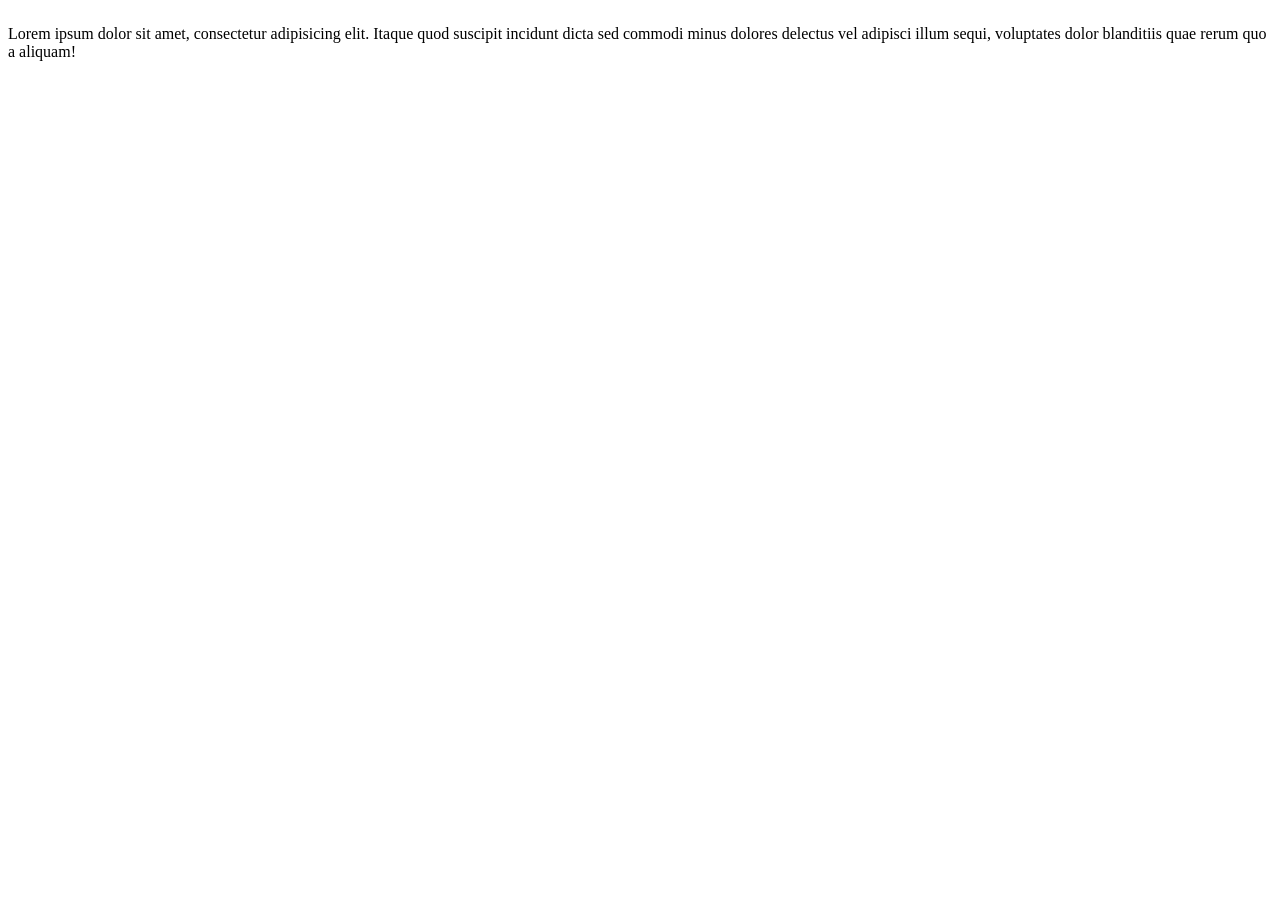
<file: Aula HTML/index.html>
<!DOCTYPE html>
<html lang="en">
<head>
    <meta charset="UTF-8">
    <meta name="viewport" content="width=device-width, initial-scale=1.0">
    <title>Document</title>
</head>
<body>
    <h1></h1>
    <h2></h2>
    <h3></h3>
    <h4></h4>
    <h5></h5>
    <h6></h6>

 <p>Lorem ipsum dolor sit amet, consectetur adipisicing elit. Itaque quod suscipit incidunt dicta sed commodi minus dolores delectus vel adipisci illum sequi, voluptates dolor blanditiis quae rerum quo a aliquam!
</body>
</html>
</file>
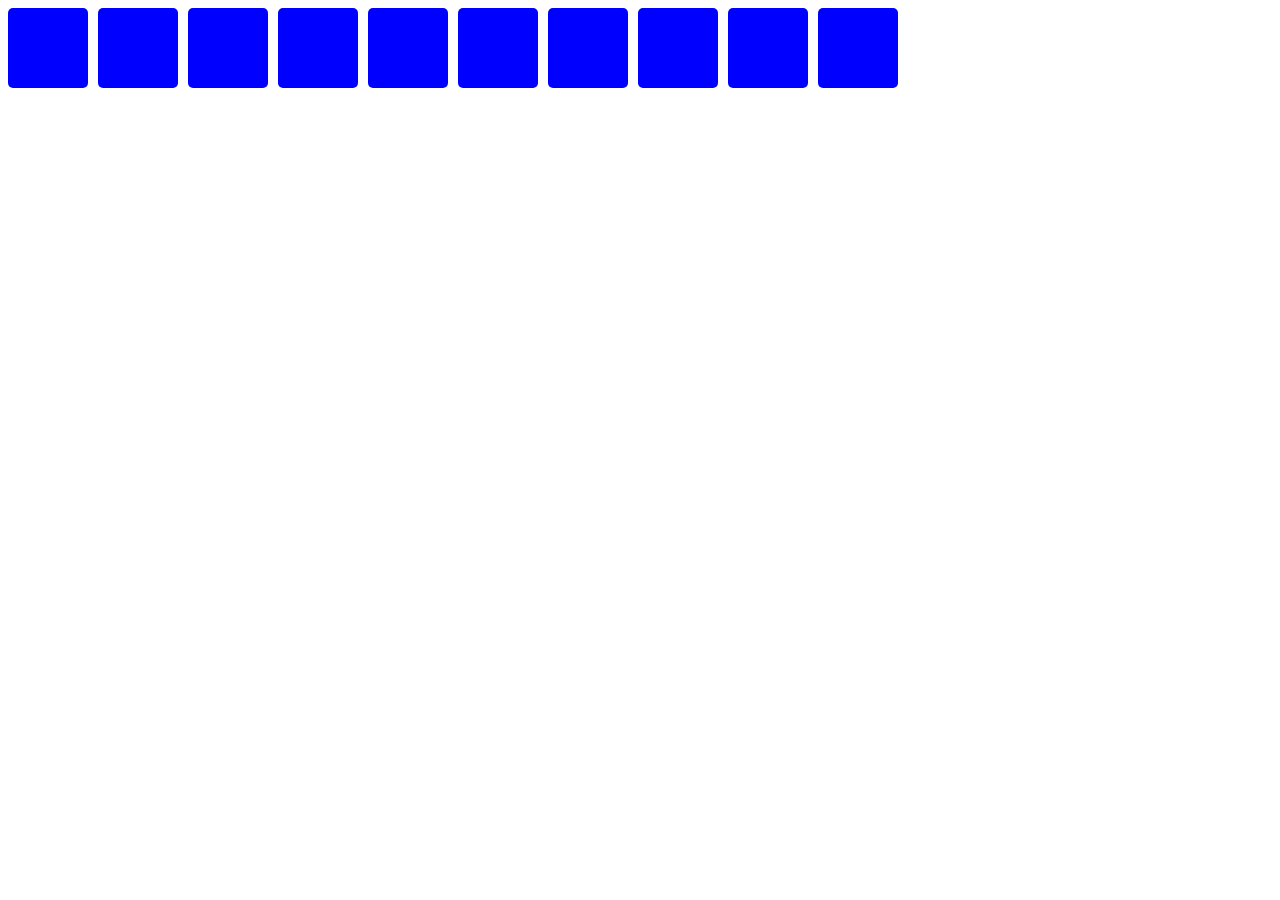
<file: Aula -CSS/desafio/index.html>
<!DOCTYPE html>
<html lang="en">
<head>
    <meta charset="UTF-8">
    <meta name="viewport" content="width=device-width, initial-scale=1.0">
    <title>Document</title>
    <link rel="stylesheet" href="style.css">
</head>
<body>
    <div class="container">
        <div class="box"></div>
        <div class="box"></div>
        <div class="box"></div>
        <div class="box"></div>
        <div class="box"></div>
        <div class="box"></div>
        <div class="box"></div>
        <div class="box"></div>
        <div class="box"></div>
        <div class="box"></div>
    </div>
</body>
</html>
</file>
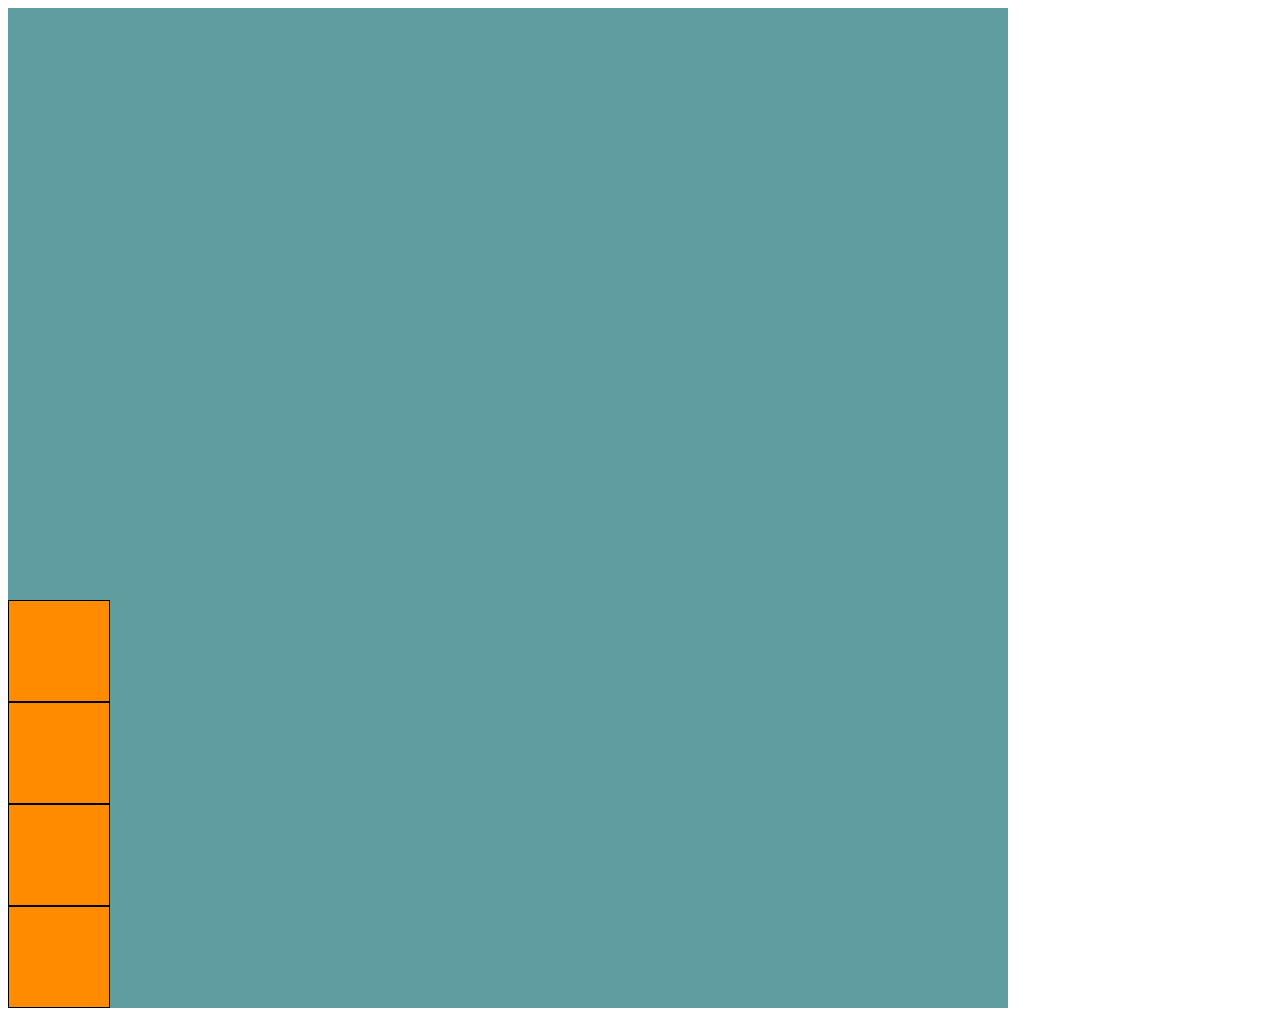
<file: Aula -CSS/desafio/flex/index.html>
<!DOCTYPE html>
<html lang="pt-BR">
<head>
    <meta charset="UTF-8">
    <meta name="viewport" content="width=device-width, initial-scale=1.0">
    <title>Flexbox</title>
    <link rel="stylesheet" href="style.css">
</head>
<body>
    <div class="container">
        <div class="box"></div>
        <div class="box"></div>
        <div class="box"></div>
        <div class="box"></div>
    </div>
</body>
</html>
</file>
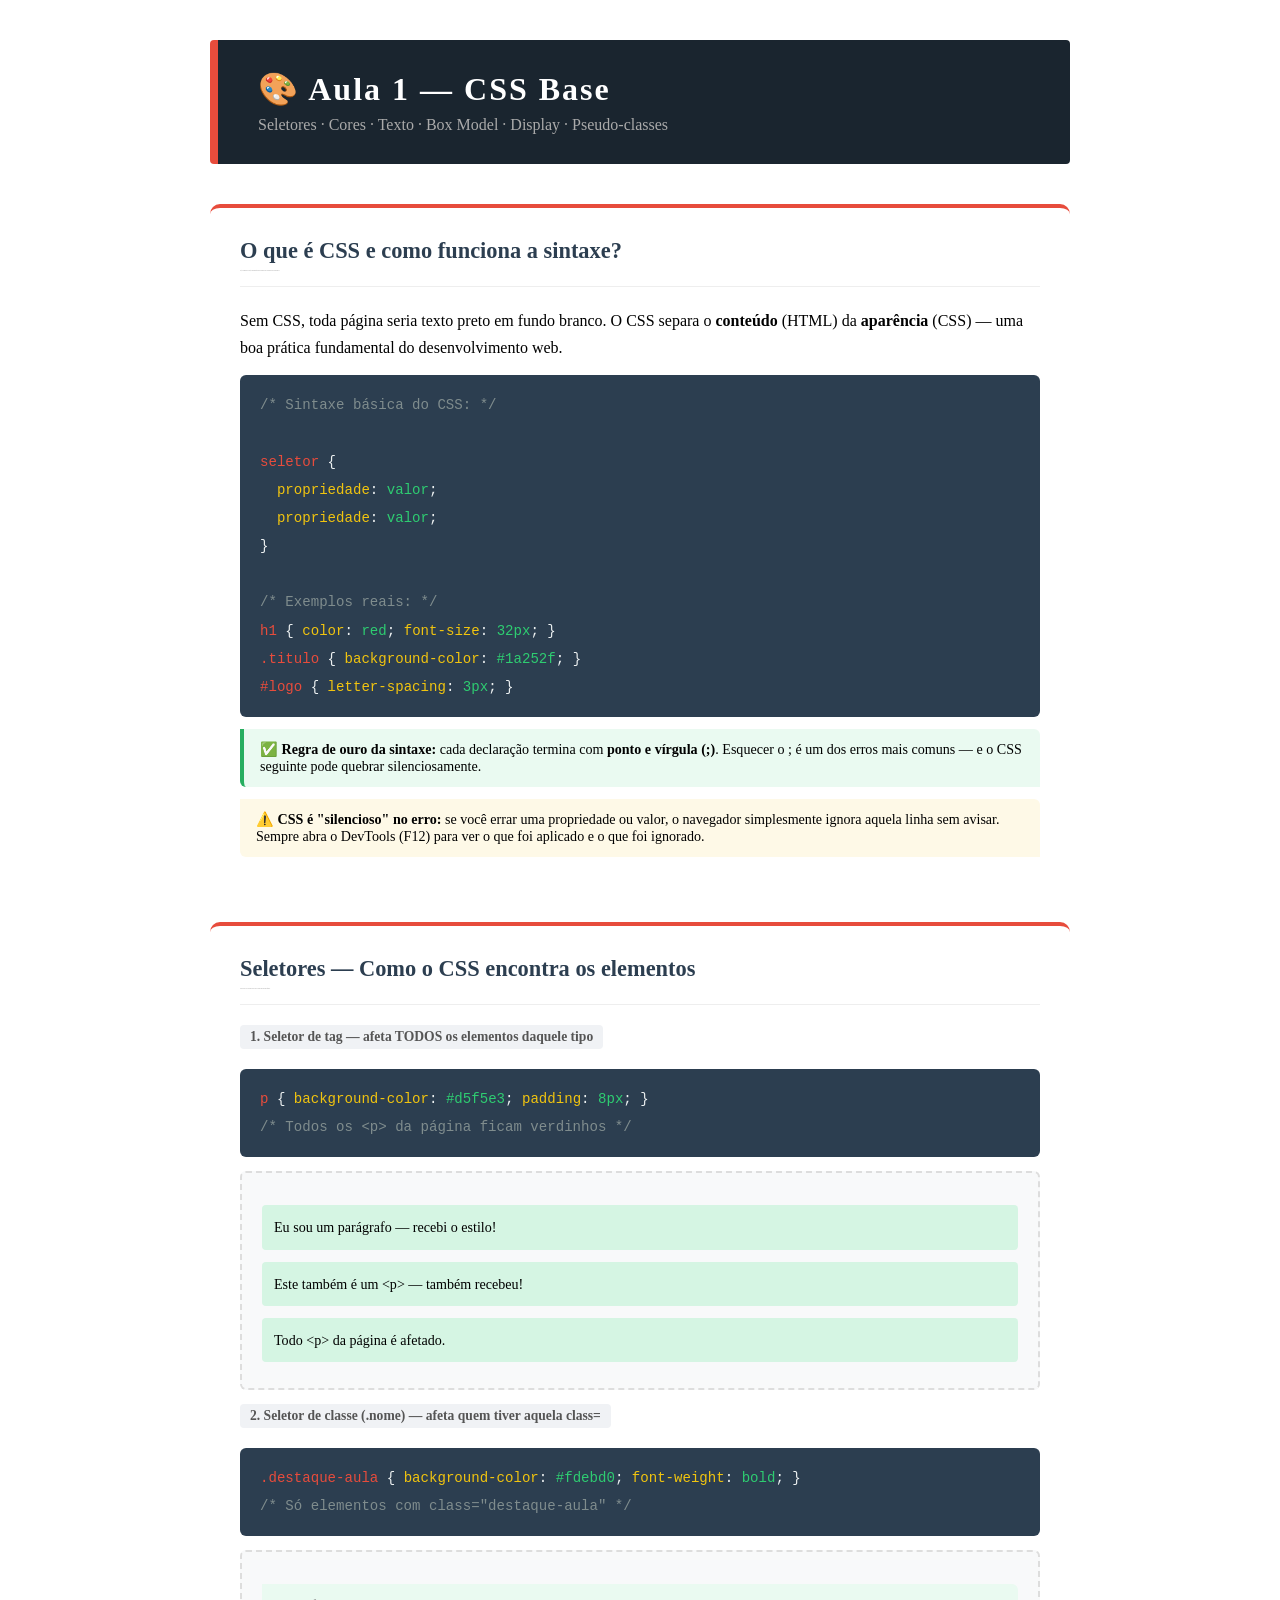
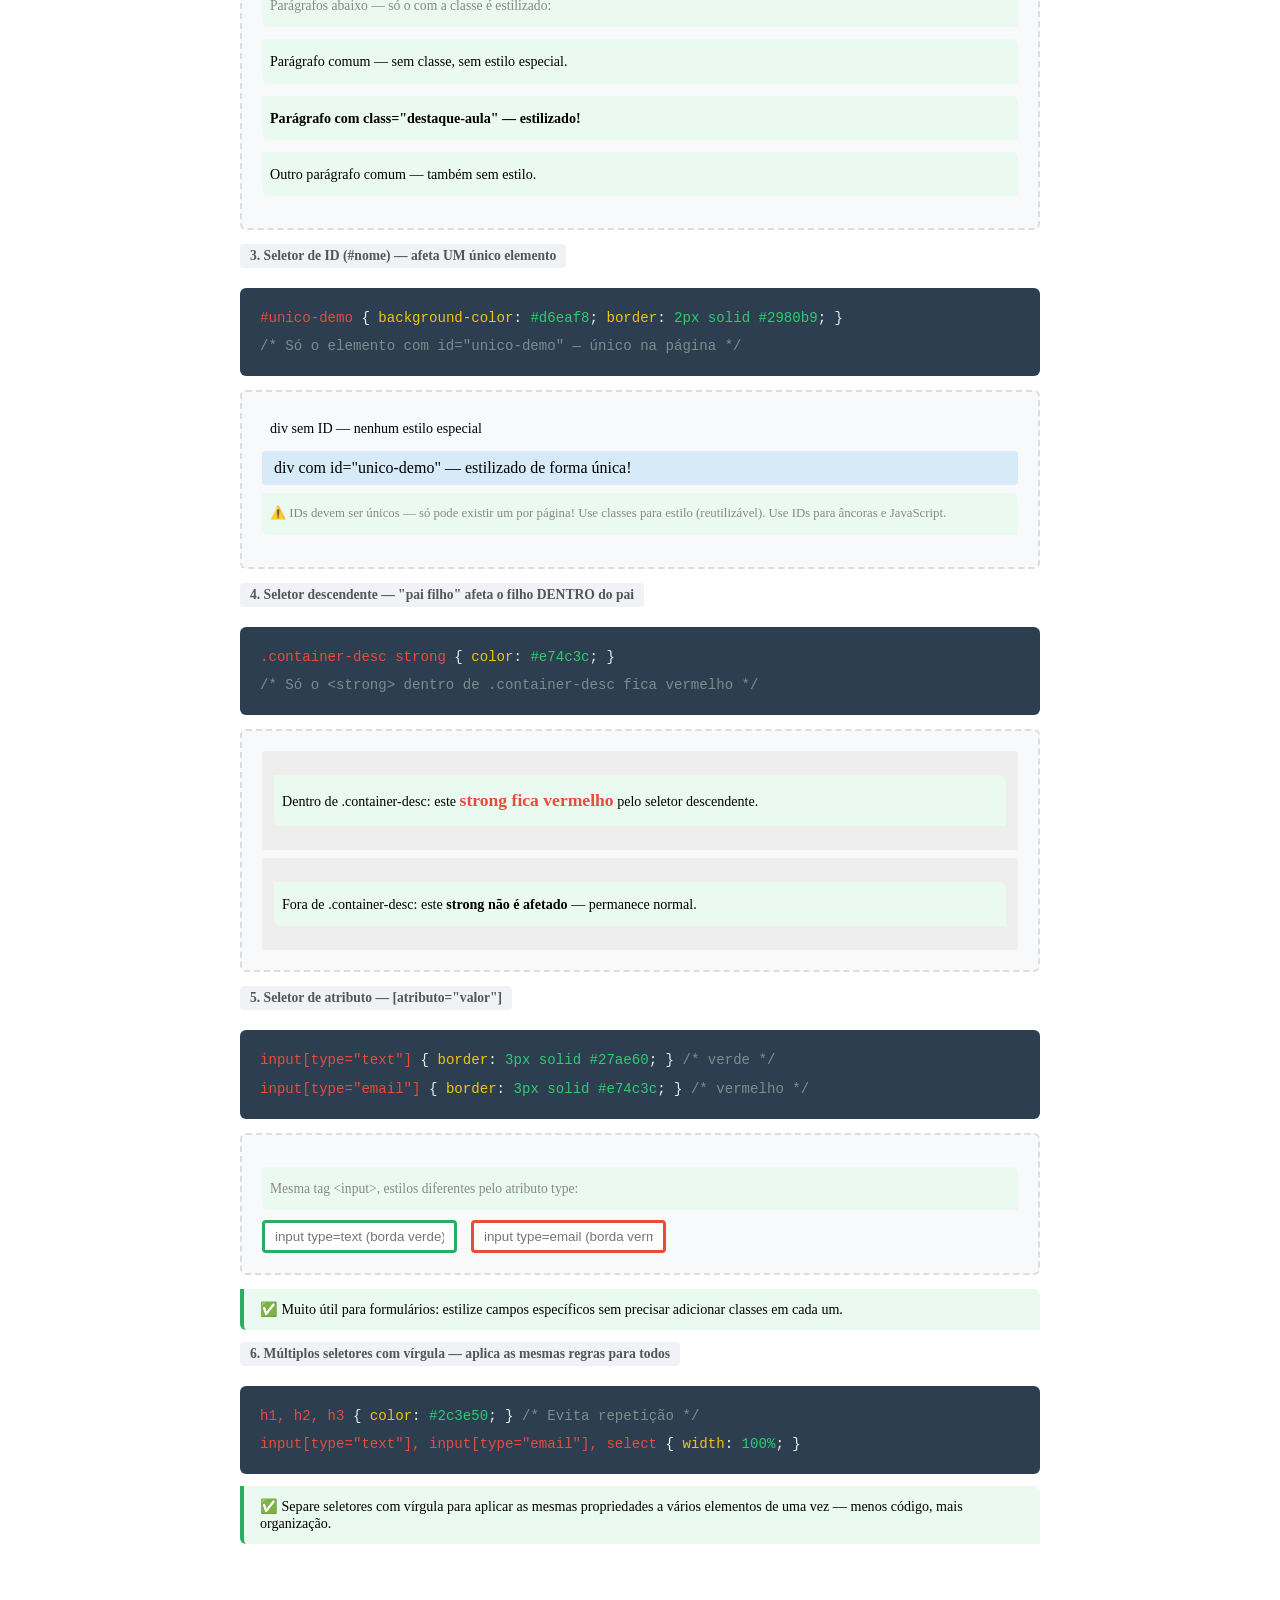
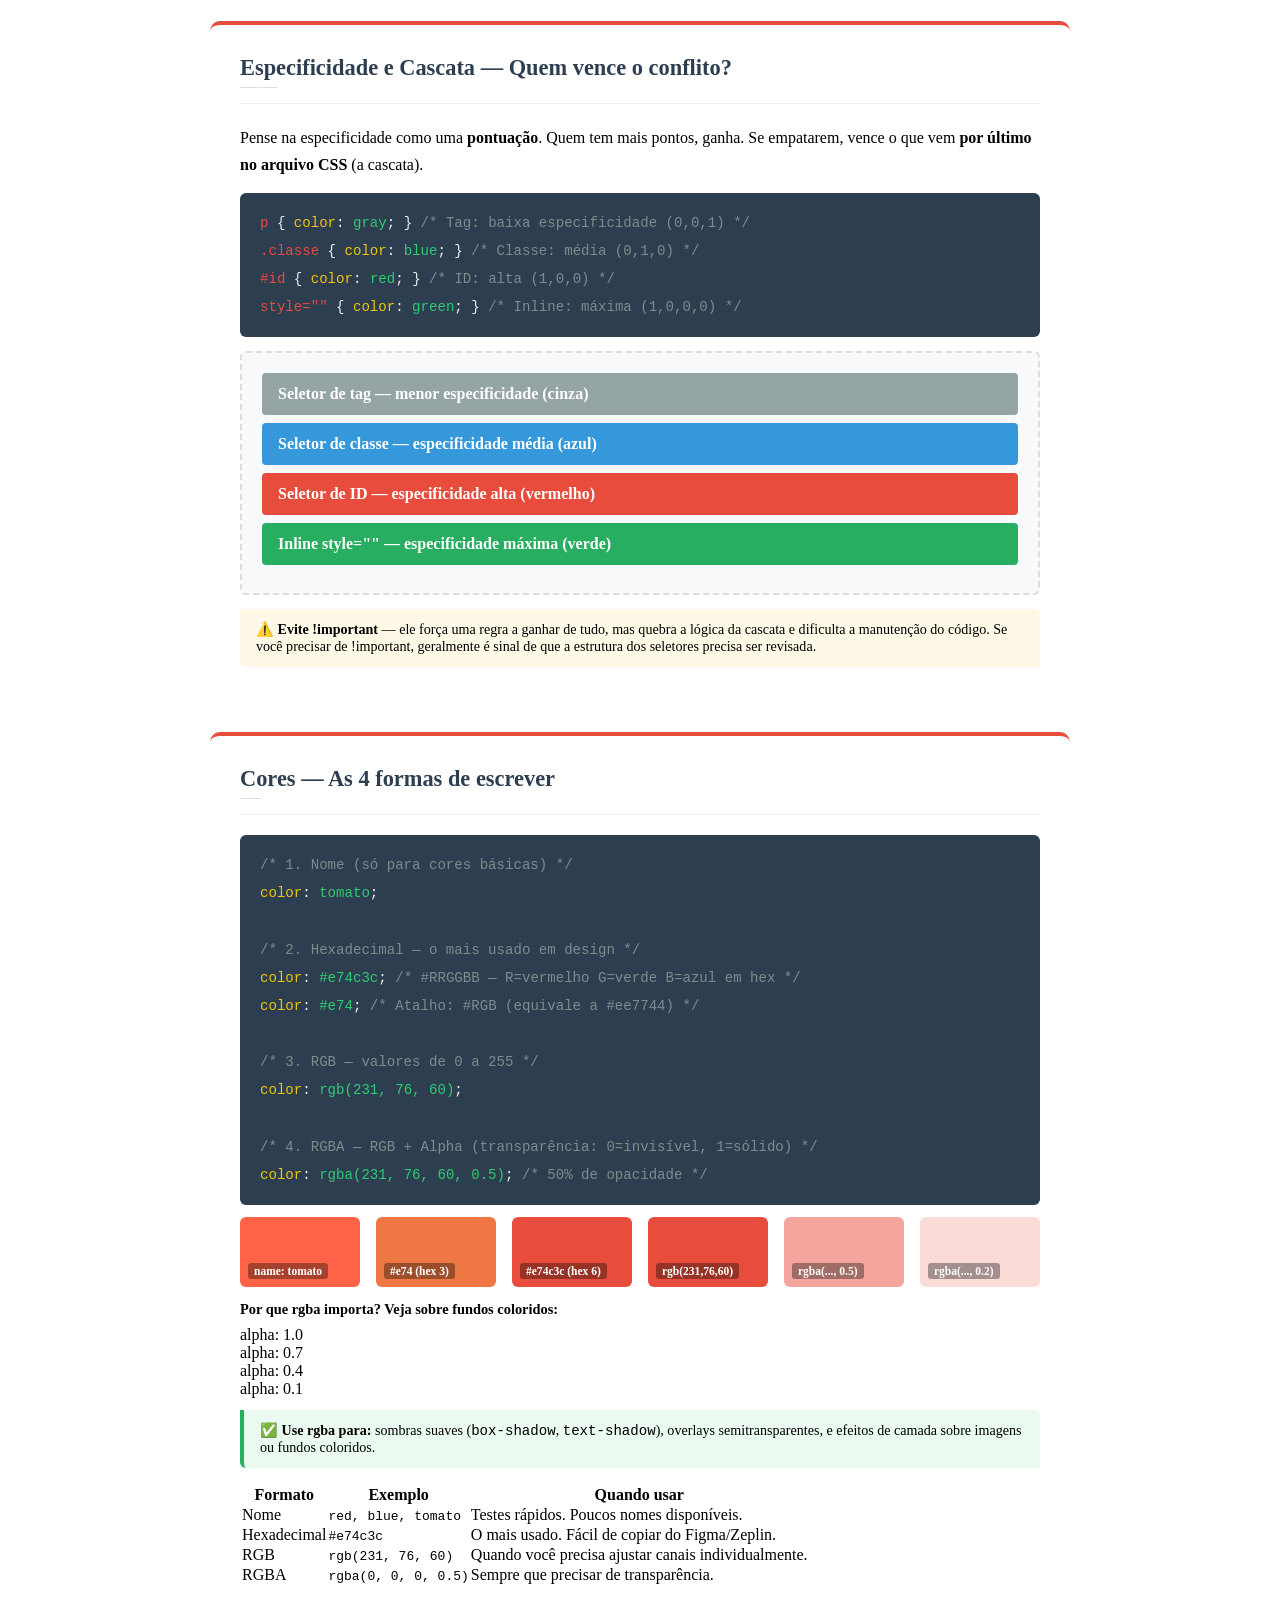
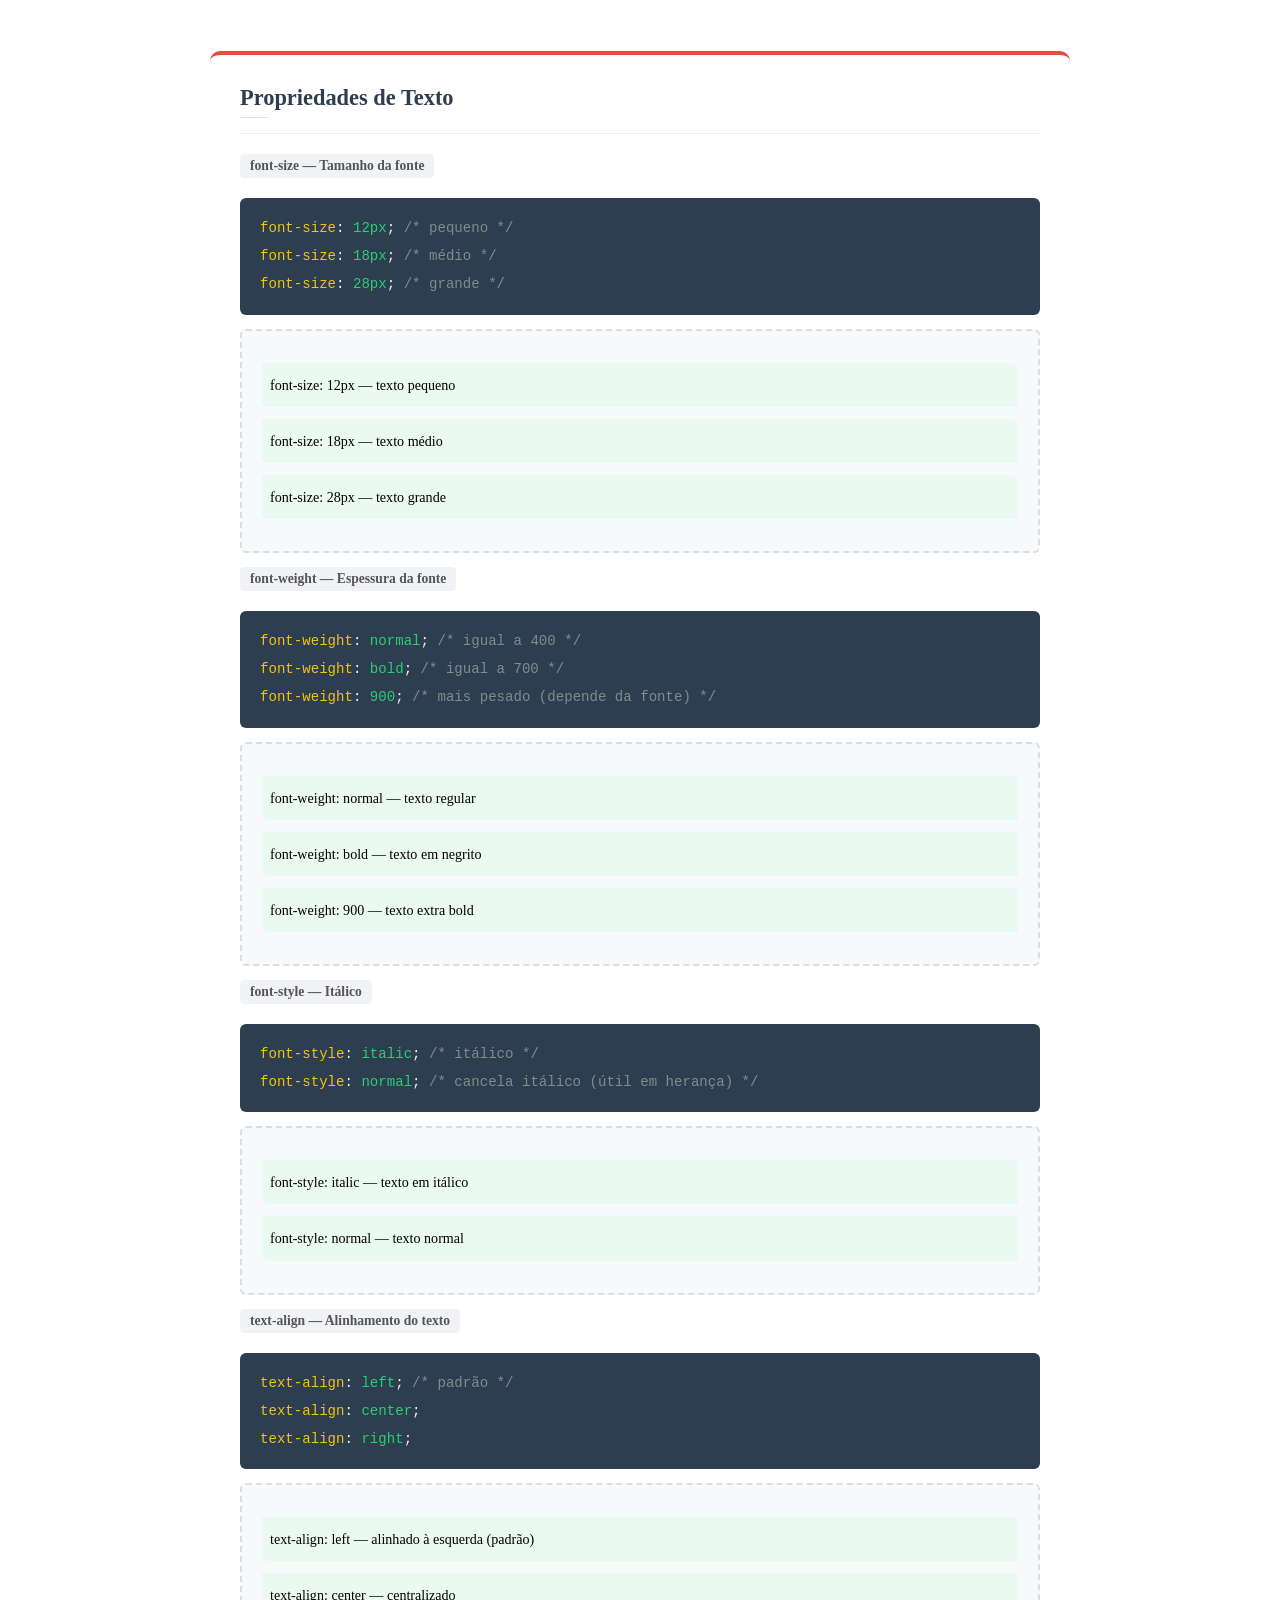
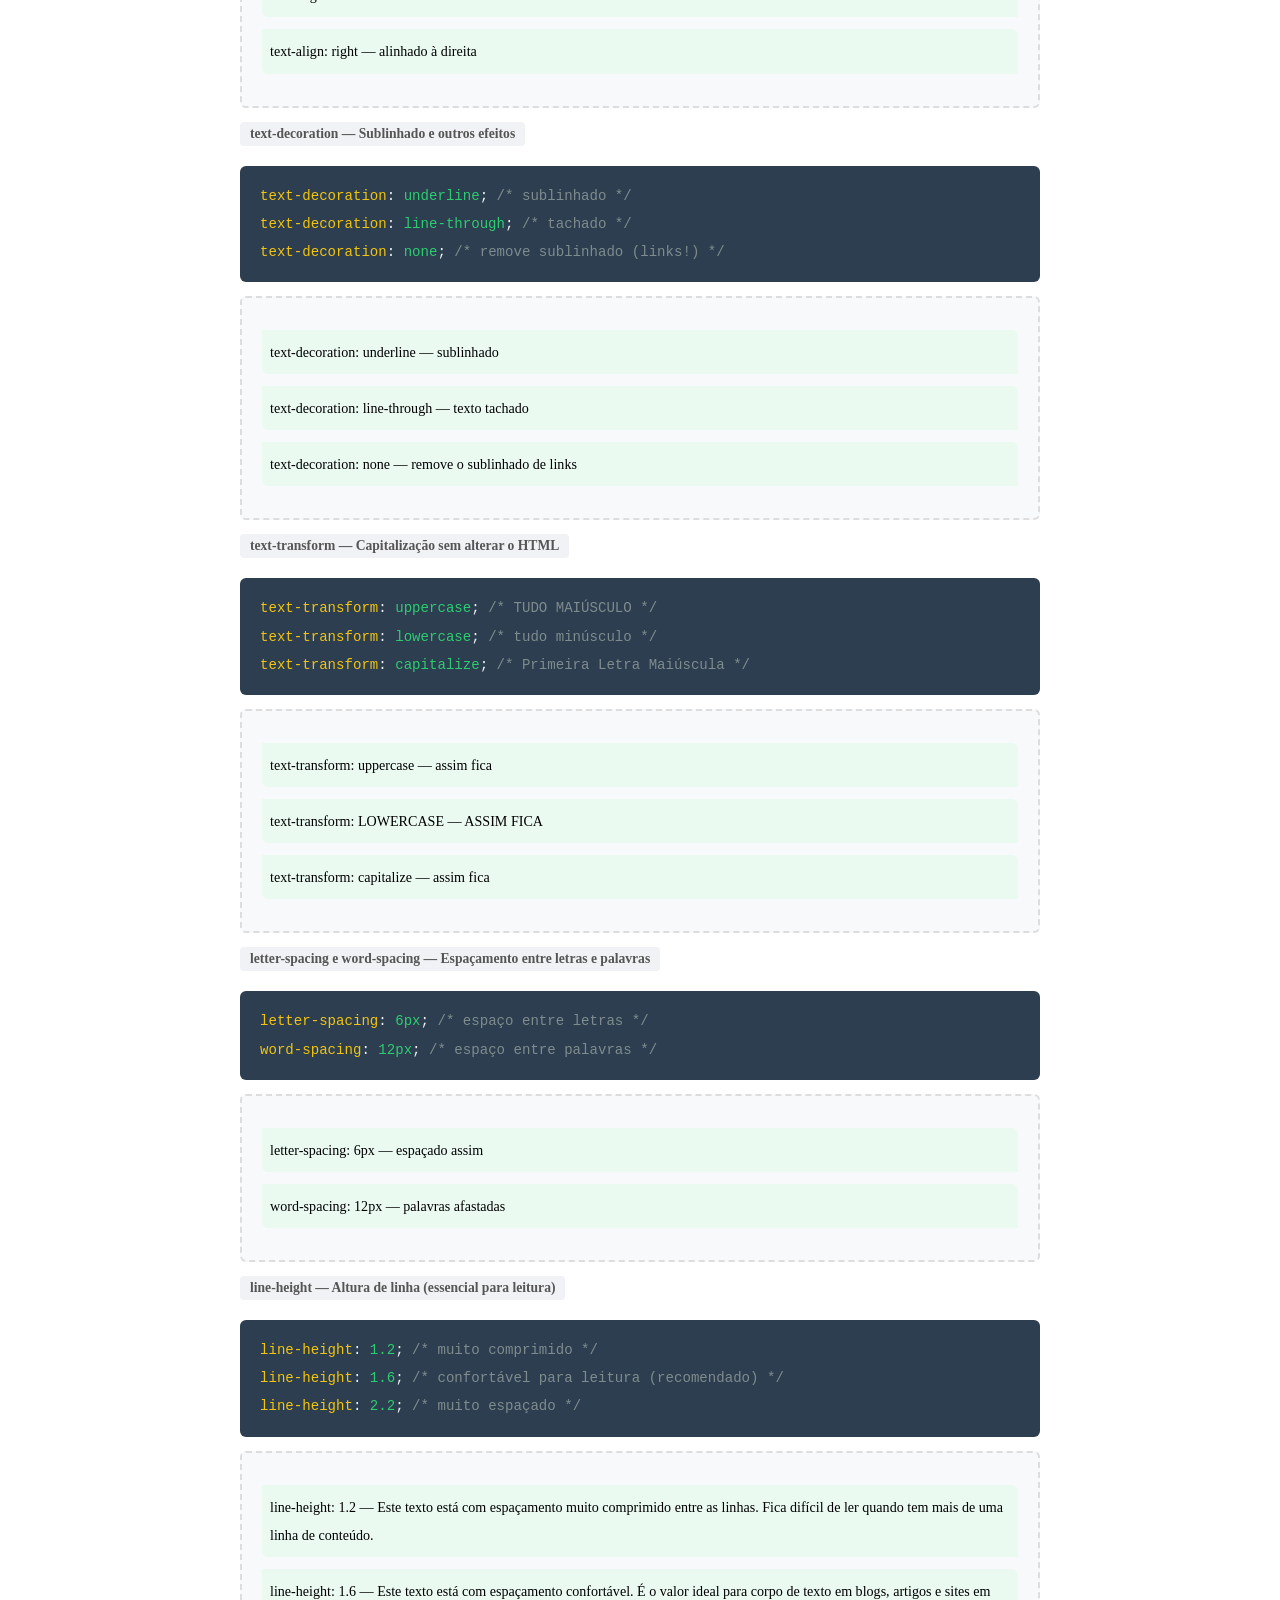
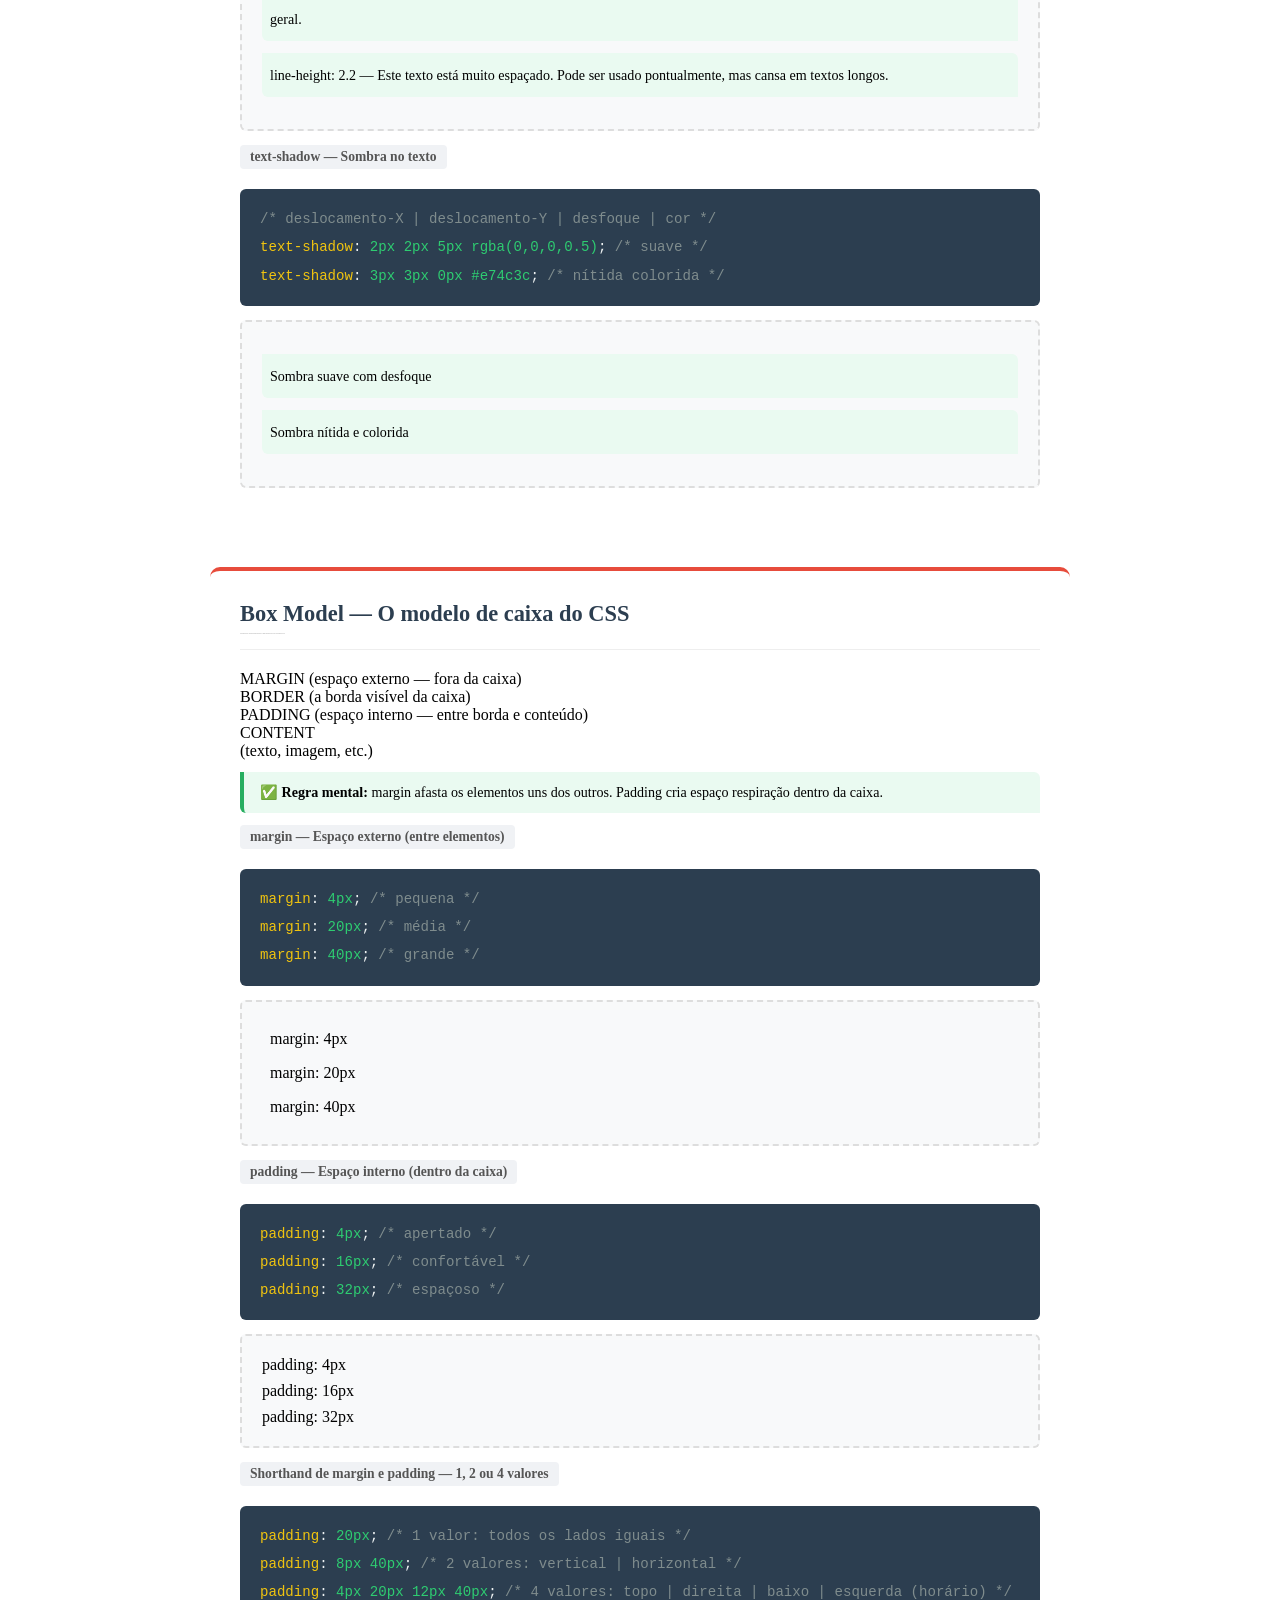
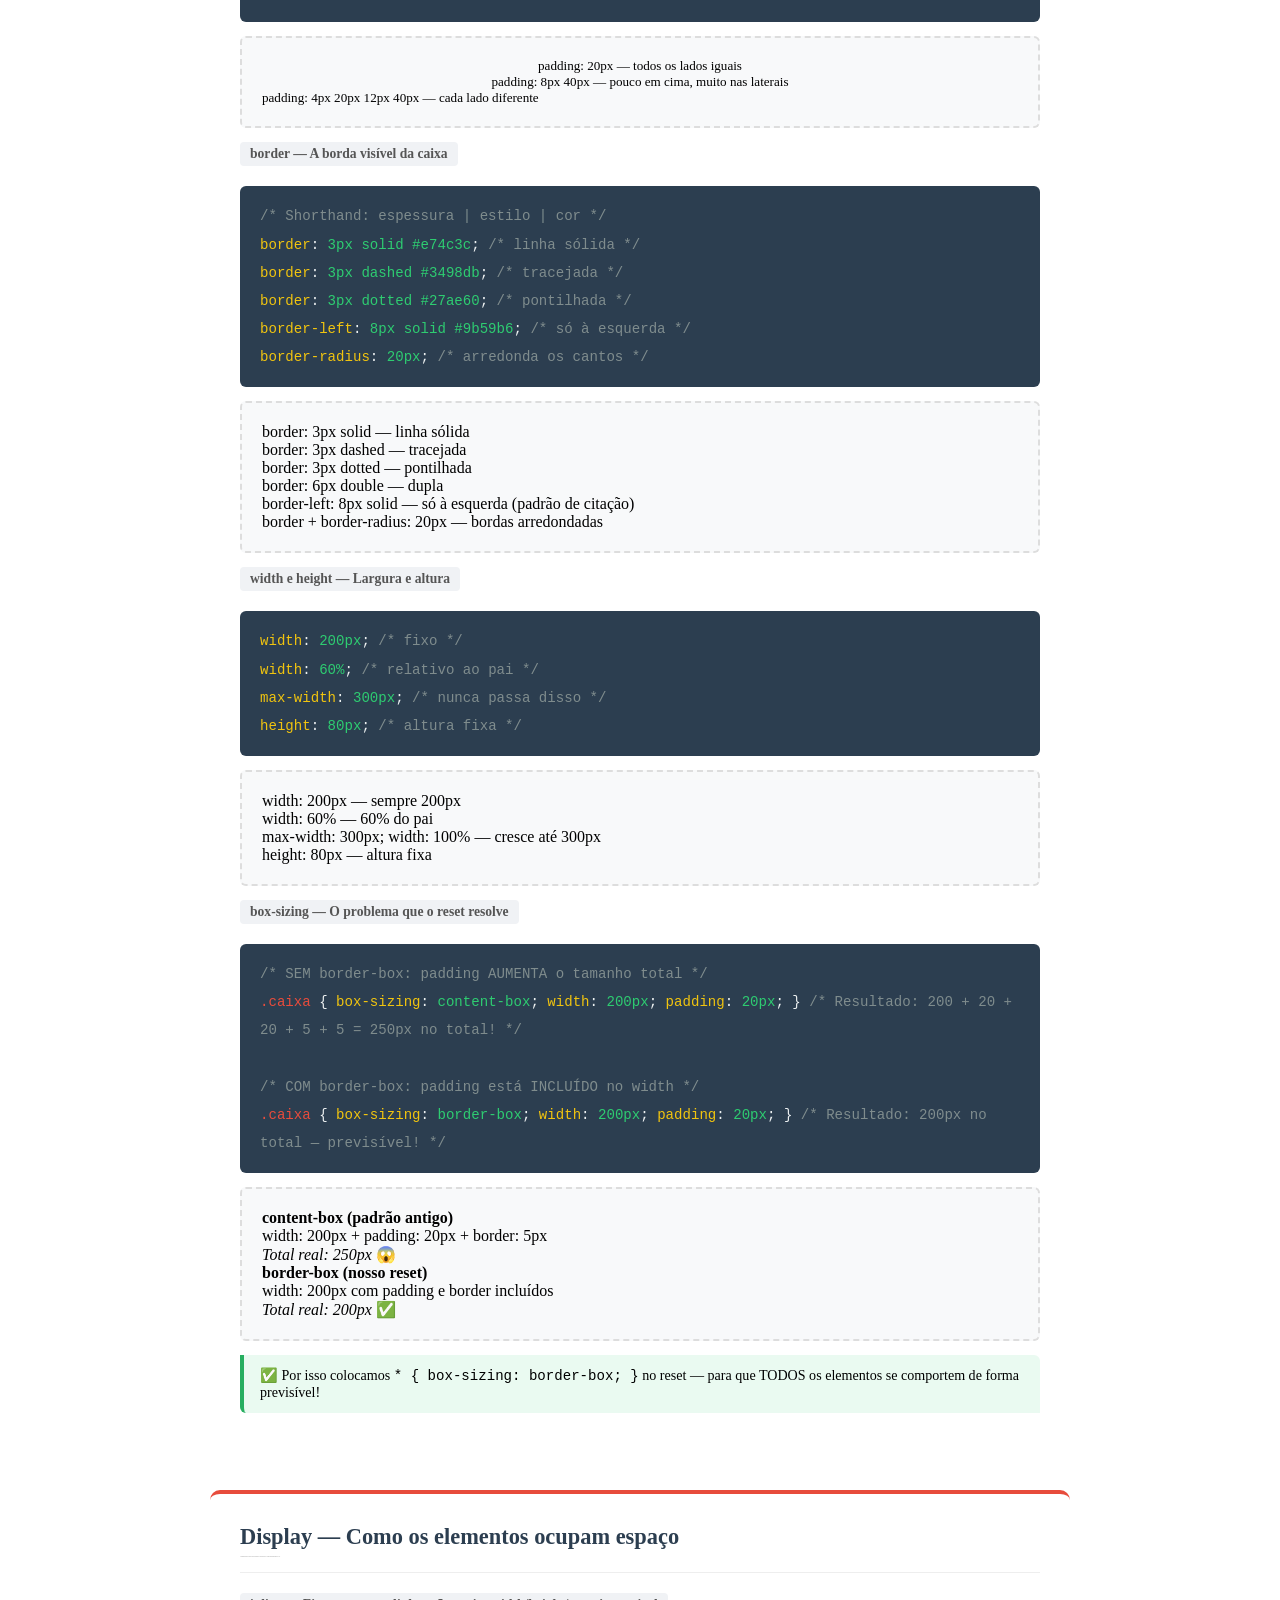
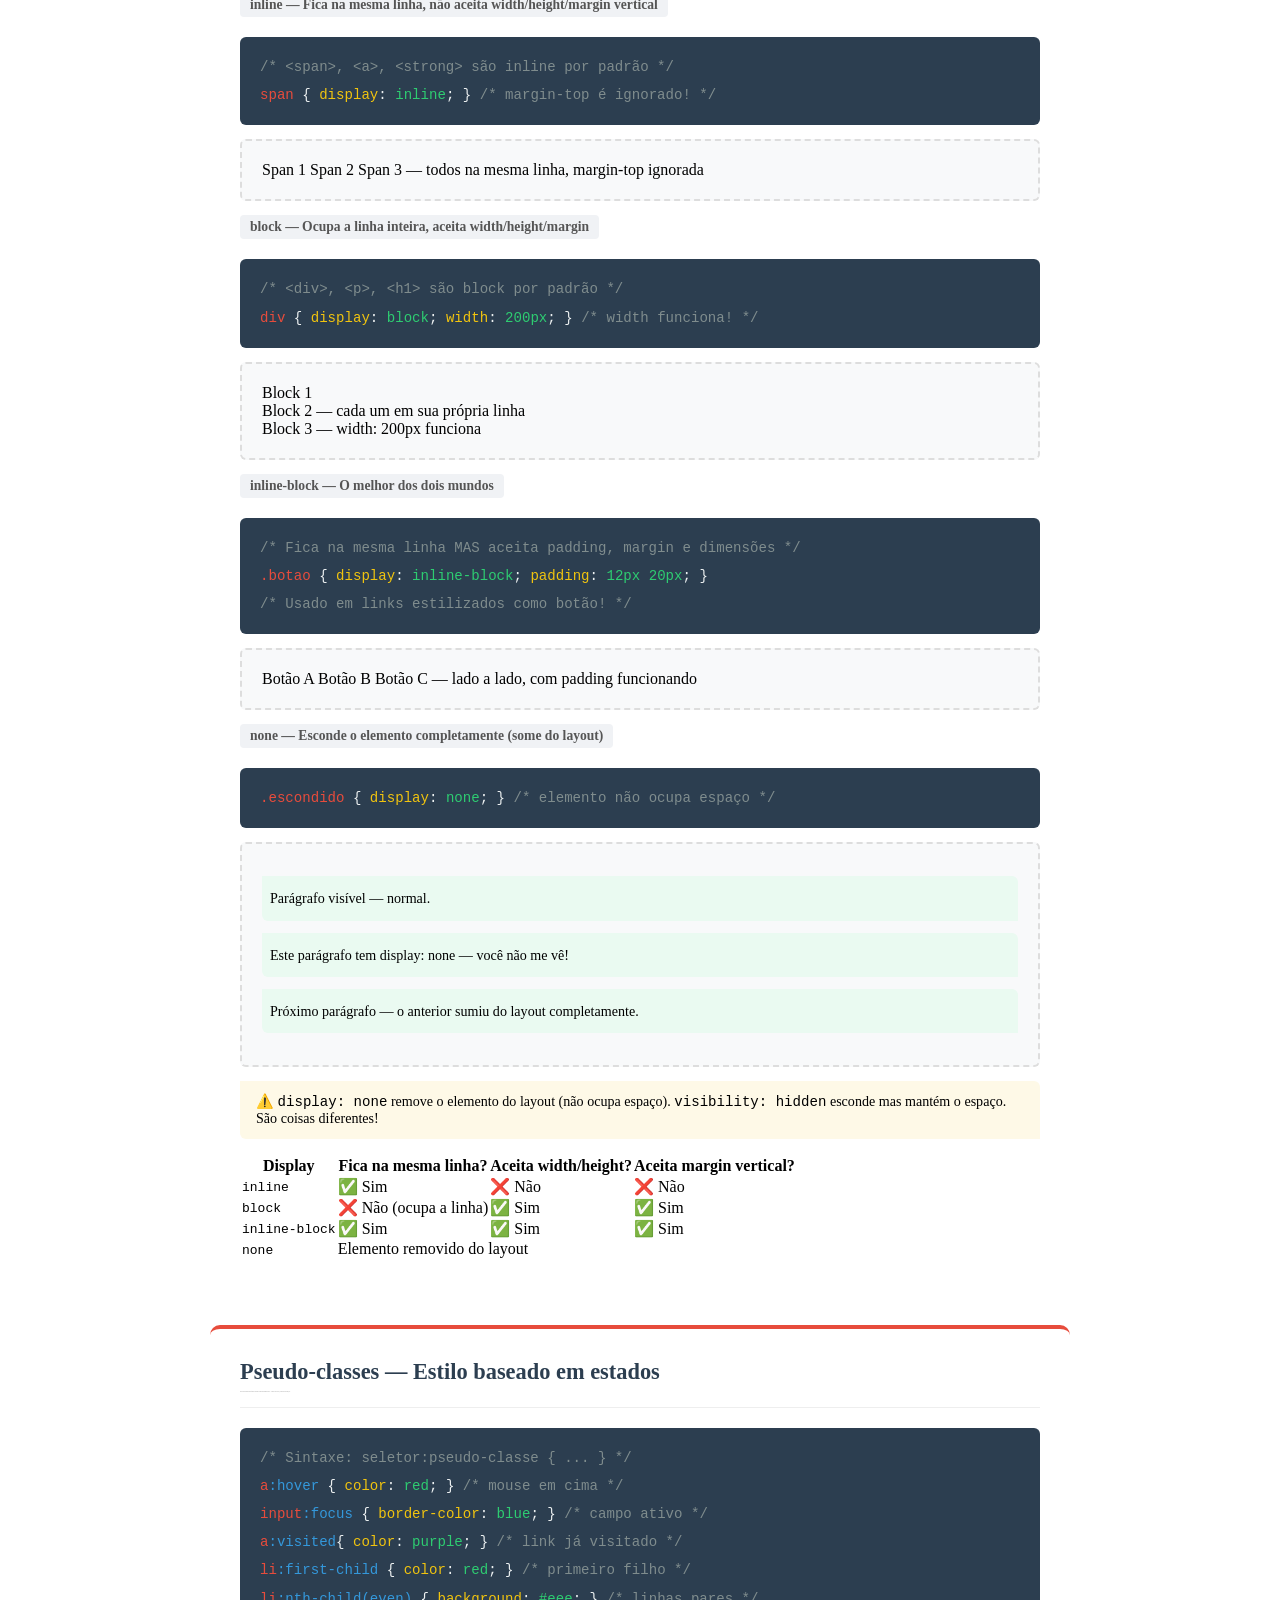
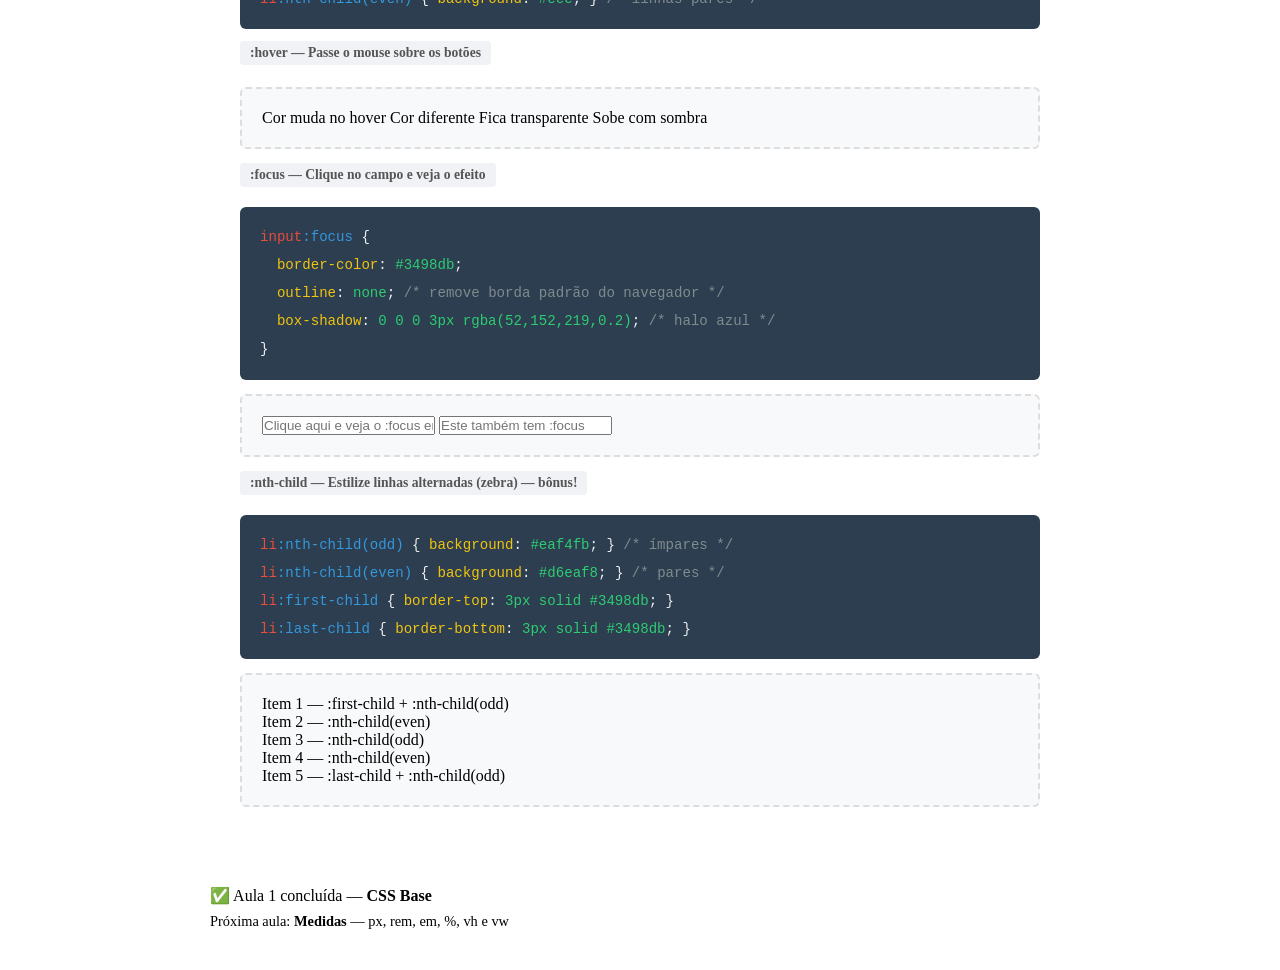
<file: Aula -CSS/aula1.html>
<!DOCTYPE html>
<html lang="pt-br">
<head>
    <meta charset="UTF-8">
    <title>Aula 1 — CSS Base</title>
    <link rel="stylesheet" href="aula1.css">
    </head>
<body>

<div class="pagina">

    <div class="titulo-aula">
        <h1>🎨 Aula 1 — CSS Base</h1>
        <p>Seletores · Cores · Texto · Box Model · Display · Pseudo-classes</p>
    </div>


    <!-- =====================================================
         CONCEITO 1: O QUE É CSS E SINTAXE
         ===================================================== -->
    <div class="conceito">
        <h2>O que é CSS e como funciona a sintaxe?</h2>
        <p class="subtitulo">
            CSS (Cascading Style Sheets) é a linguagem que diz ao navegador como os elementos HTML devem parecer.
        </p>

        <p style="line-height: 1.7; margin-bottom: 14px;">
            Sem CSS, toda página seria texto preto em fundo branco. O CSS separa o <strong>conteúdo</strong>
            (HTML) da <strong>aparência</strong> (CSS) — uma boa prática fundamental do desenvolvimento web.
        </p>

        <div class="codigo">
            <span class="comment">/* Sintaxe básica do CSS: */</span><br><br>
            <span class="sel">seletor</span> {<br>
            &nbsp;&nbsp;<span class="prop">propriedade</span>: <span class="val">valor</span>;<br>
            &nbsp;&nbsp;<span class="prop">propriedade</span>: <span class="val">valor</span>;<br>
            }<br><br>
            <span class="comment">/* Exemplos reais: */</span><br>
            <span class="sel">h1</span> { <span class="prop">color</span>: <span class="val">red</span>; <span class="prop">font-size</span>: <span class="val">32px</span>; }<br>
            <span class="sel">.titulo</span> { <span class="prop">background-color</span>: <span class="val">#1a252f</span>; }<br>
            <span class="sel">#logo</span> { <span class="prop">letter-spacing</span>: <span class="val">3px</span>; }
        </div>

        <div class="dica">
            ✅ <strong>Regra de ouro da sintaxe:</strong> cada declaração termina com <strong>ponto e vírgula (;)</strong>.
            Esquecer o ; é um dos erros mais comuns — e o CSS seguinte pode quebrar silenciosamente.
        </div>

        <div class="alerta">
            ⚠️ <strong>CSS é "silencioso" no erro:</strong> se você errar uma propriedade ou valor,
            o navegador simplesmente ignora aquela linha sem avisar. Sempre abra o DevTools (F12)
            para ver o que foi aplicado e o que foi ignorado.
        </div>
    </div>


    <!-- =====================================================
         CONCEITO 2: SELETORES
         ===================================================== -->
    <div class="conceito">
        <h2>Seletores — Como o CSS encontra os elementos</h2>
        <p class="subtitulo">
            O seletor diz ao CSS <em>quem</em> vai receber o estilo. Cada tipo tem um alcance diferente.
        </p>

        <!-- TAG -->
        <div class="variacao">
            <h4>1. Seletor de tag — afeta TODOS os elementos daquele tipo</h4>
            <div class="codigo">
                <span class="sel">p</span> { <span class="prop">background-color</span>: <span class="val">#d5f5e3</span>; <span class="prop">padding</span>: <span class="val">8px</span>; }
                <br><span class="comment">/* Todos os &lt;p&gt; da página ficam verdinhos */</span>
            </div>
            <div class="demo demo-seletor-tag">
                <p>Eu sou um parágrafo — recebi o estilo!</p>
                <p>Este também é um &lt;p&gt; — também recebeu!</p>
                <p>Todo &lt;p&gt; da página é afetado.</p>
            </div>
        </div>

        <!-- CLASSE -->
        <div class="variacao">
            <h4>2. Seletor de classe (.nome) — afeta quem tiver aquela class=</h4>
            <div class="codigo">
                <span class="sel">.destaque-aula</span> { <span class="prop">background-color</span>: <span class="val">#fdebd0</span>; <span class="prop">font-weight</span>: <span class="val">bold</span>; }
                <br><span class="comment">/* Só elementos com class="destaque-aula" */</span>
            </div>
            <div class="demo">
                <p style="margin-bottom:8px; font-size:0.85rem; color:#888;">Parágrafos abaixo — só o com a classe é estilizado:</p>
                <p style="padding:8px; margin-bottom:6px;">Parágrafo comum — sem classe, sem estilo especial.</p>
                <p class="destaque-aula">Parágrafo com class="destaque-aula" — estilizado!</p>
                <p style="padding:8px;">Outro parágrafo comum — também sem estilo.</p>
            </div>
        </div>

        <!-- ID -->
        <div class="variacao">
            <h4>3. Seletor de ID (#nome) — afeta UM único elemento</h4>
            <div class="codigo">
                <span class="sel">#unico-demo</span> { <span class="prop">background-color</span>: <span class="val">#d6eaf8</span>; <span class="prop">border</span>: <span class="val">2px solid #2980b9</span>; }
                <br><span class="comment">/* Só o elemento com id="unico-demo" — único na página */</span>
            </div>
            <div class="demo">
                <div style="padding:8px; margin-bottom:6px; background:#f8f9fa; border-radius:4px; font-size:0.88rem;">
                    div sem ID — nenhum estilo especial
                </div>
                <div id="unico-demo">div com id="unico-demo" — estilizado de forma única!</div>
                <p style="margin-top:8px; font-size:0.8rem; color:#888;">
                    ⚠️ IDs devem ser únicos — só pode existir um por página!
                    Use classes para estilo (reutilizável). Use IDs para âncoras e JavaScript.
                </p>
            </div>
        </div>

        <!-- DESCENDENTE -->
        <div class="variacao">
            <h4>4. Seletor descendente — "pai filho" afeta o filho DENTRO do pai</h4>
            <div class="codigo">
                <span class="sel">.container-desc strong</span> { <span class="prop">color</span>: <span class="val">#e74c3c</span>; }<br>
                <span class="comment">/* Só o &lt;strong&gt; dentro de .container-desc fica vermelho */</span>
            </div>
            <div class="demo">
                <div class="container-desc" style="background:#eee; padding:12px; border-radius:4px; margin-bottom:8px; font-size:0.88rem;">
                    <p>Dentro de .container-desc: este <strong>strong fica vermelho</strong> pelo seletor descendente.</p>
                </div>
                <div style="background:#eee; padding:12px; border-radius:4px; font-size:0.88rem;">
                    <p>Fora de .container-desc: este <strong>strong não é afetado</strong> — permanece normal.</p>
                </div>
            </div>
        </div>

        <!-- ATRIBUTO -->
        <div class="variacao">
            <h4>5. Seletor de atributo — [atributo="valor"]</h4>
            <div class="codigo">
                <span class="sel">input[type="text"]</span>  { <span class="prop">border</span>: <span class="val">3px solid #27ae60</span>; } <span class="comment">/* verde */</span><br>
                <span class="sel">input[type="email"]</span> { <span class="prop">border</span>: <span class="val">3px solid #e74c3c</span>; } <span class="comment">/* vermelho */</span>
            </div>
            <div class="demo demo-atributo">
                <p style="margin-bottom:10px; font-size:0.85rem; color:#888;">Mesma tag &lt;input&gt;, estilos diferentes pelo atributo type:</p>
                <input type="text"  placeholder="input type=text (borda verde)">
                <input type="email" placeholder="input type=email (borda vermelha)">
            </div>
            <div class="dica">
                ✅ Muito útil para formulários: estilize campos específicos sem precisar adicionar classes em cada um.
            </div>
        </div>

        <!-- MÚLTIPLOS -->
        <div class="variacao">
            <h4>6. Múltiplos seletores com vírgula — aplica as mesmas regras para todos</h4>
            <div class="codigo">
                <span class="sel">h1, h2, h3</span> { <span class="prop">color</span>: <span class="val">#2c3e50</span>; } <span class="comment">/* Evita repetição */</span><br>
                <span class="sel">input[type="text"], input[type="email"], select</span> { <span class="prop">width</span>: <span class="val">100%</span>; }
            </div>
            <div class="dica">
                ✅ Separe seletores com vírgula para aplicar as mesmas propriedades a vários elementos de uma vez — menos código, mais organização.
            </div>
        </div>
    </div>


    <!-- =====================================================
         CONCEITO 3: ESPECIFICIDADE E CASCATA
         ===================================================== -->
    <div class="conceito">
        <h2>Especificidade e Cascata — Quem vence o conflito?</h2>
        <p class="subtitulo">
            Quando duas regras tentam estilizar o mesmo elemento, o CSS tem critérios para decidir qual prevalece.
        </p>

        <p style="line-height:1.7; margin-bottom:14px;">
            Pense na especificidade como uma <strong>pontuação</strong>. Quem tem mais pontos, ganha.
            Se empatarem, vence o que vem <strong>por último no arquivo CSS</strong> (a cascata).
        </p>

        <div class="codigo">
            <span class="sel">p</span>             { <span class="prop">color</span>: <span class="val">gray</span>;  }  <span class="comment">/* Tag:    baixa especificidade (0,0,1) */</span><br>
            <span class="sel">.classe</span>       { <span class="prop">color</span>: <span class="val">blue</span>;  }  <span class="comment">/* Classe: média  (0,1,0) */</span><br>
            <span class="sel">#id</span>           { <span class="prop">color</span>: <span class="val">red</span>;   }  <span class="comment">/* ID:     alta   (1,0,0) */</span><br>
            <span class="sel">style=""</span>       { <span class="prop">color</span>: <span class="val">green</span>; }  <span class="comment">/* Inline: máxima (1,0,0,0) */</span>
        </div>

        <div class="demo">
            <div class="caixa-spec spec-tag">Seletor de tag — menor especificidade (cinza)</div>
            <div class="caixa-spec spec-classe">Seletor de classe — especificidade média (azul)</div>
            <div class="caixa-spec spec-id">Seletor de ID — especificidade alta (vermelho)</div>
            <div class="caixa-spec spec-inline" style="background-color:#27ae60;">Inline style="" — especificidade máxima (verde)</div>
        </div>

        <div class="alerta">
            ⚠️ <strong>Evite !important</strong> — ele força uma regra a ganhar de tudo, mas quebra
            a lógica da cascata e dificulta a manutenção do código. Se você precisar de !important,
            geralmente é sinal de que a estrutura dos seletores precisa ser revisada.
        </div>
    </div>


    <!-- =====================================================
         CONCEITO 4: CORES
         ===================================================== -->
    <div class="conceito">
        <h2>Cores — As 4 formas de escrever</h2>
        <p class="subtitulo">
            CSS aceita cores de várias formas. Cada uma tem seus usos.
        </p>

        <div class="codigo">
            <span class="comment">/* 1. Nome (só para cores básicas) */</span><br>
            <span class="prop">color</span>: <span class="val">tomato</span>;<br><br>
            <span class="comment">/* 2. Hexadecimal — o mais usado em design */</span><br>
            <span class="prop">color</span>: <span class="val">#e74c3c</span>;  <span class="comment">/* #RRGGBB — R=vermelho G=verde B=azul em hex */</span><br>
            <span class="prop">color</span>: <span class="val">#e74</span>;     <span class="comment">/* Atalho: #RGB (equivale a #ee7744) */</span><br><br>
            <span class="comment">/* 3. RGB — valores de 0 a 255 */</span><br>
            <span class="prop">color</span>: <span class="val">rgb(231, 76, 60)</span>;<br><br>
            <span class="comment">/* 4. RGBA — RGB + Alpha (transparência: 0=invisível, 1=sólido) */</span><br>
            <span class="prop">color</span>: <span class="val">rgba(231, 76, 60, 0.5)</span>; <span class="comment">/* 50% de opacidade */</span>
        </div>

        <div class="grade-cores">
            <div class="amostra-cor cor-nome"><span>name: tomato</span></div>
            <div class="amostra-cor cor-hex3"><span>#e74 (hex 3)</span></div>
            <div class="amostra-cor cor-hex6"><span>#e74c3c (hex 6)</span></div>
            <div class="amostra-cor cor-rgb"><span>rgb(231,76,60)</span></div>
            <div class="amostra-cor cor-rgba50"><span>rgba(..., 0.5)</span></div>
            <div class="amostra-cor cor-rgba20"><span>rgba(..., 0.2)</span></div>
        </div>

        <p style="margin: 14px 0 8px; font-weight: bold; font-size: 0.9rem;">Por que rgba importa? Veja sobre fundos coloridos:</p>
        <div class="fundo-rgba">
            <div class="camada-rgba r1">alpha: 1.0</div>
            <div class="camada-rgba r2">alpha: 0.7</div>
            <div class="camada-rgba r3">alpha: 0.4</div>
            <div class="camada-rgba r4">alpha: 0.1</div>
        </div>

        <div class="dica">
            ✅ <strong>Use rgba para:</strong> sombras suaves (<code>box-shadow</code>, <code>text-shadow</code>),
            overlays semitransparentes, e efeitos de camada sobre imagens ou fundos coloridos.
        </div>

        <table class="tabela-aula" style="margin-top:16px;">
            <thead>
                <tr><th>Formato</th><th>Exemplo</th><th>Quando usar</th></tr>
            </thead>
            <tbody>
                <tr><td>Nome</td><td><code>red, blue, tomato</code></td><td>Testes rápidos. Poucos nomes disponíveis.</td></tr>
                <tr><td>Hexadecimal</td><td><code>#e74c3c</code></td><td>O mais usado. Fácil de copiar do Figma/Zeplin.</td></tr>
                <tr><td>RGB</td><td><code>rgb(231, 76, 60)</code></td><td>Quando você precisa ajustar canais individualmente.</td></tr>
                <tr><td>RGBA</td><td><code>rgba(0, 0, 0, 0.5)</code></td><td>Sempre que precisar de transparência.</td></tr>
            </tbody>
        </table>
    </div>


    <!-- =====================================================
         CONCEITO 5: PROPRIEDADES DE TEXTO
         ===================================================== -->
    <div class="conceito">
        <h2>Propriedades de Texto</h2>
        <p class="subtitulo">
            CSS tem um conjunto rico de propriedades para controlar como o texto aparece.
        </p>

        <!-- font-size -->
        <div class="variacao">
            <h4>font-size — Tamanho da fonte</h4>
            <div class="codigo">
                <span class="prop">font-size</span>: <span class="val">12px</span>;  <span class="comment">/* pequeno */</span><br>
                <span class="prop">font-size</span>: <span class="val">18px</span>;  <span class="comment">/* médio */</span><br>
                <span class="prop">font-size</span>: <span class="val">28px</span>;  <span class="comment">/* grande */</span>
            </div>
            <div class="demo demo-texto">
                <p class="t-size-sm">font-size: 12px — texto pequeno</p>
                <p class="t-size-md">font-size: 18px — texto médio</p>
                <p class="t-size-lg">font-size: 28px — texto grande</p>
            </div>
        </div>

        <!-- font-weight -->
        <div class="variacao">
            <h4>font-weight — Espessura da fonte</h4>
            <div class="codigo">
                <span class="prop">font-weight</span>: <span class="val">normal</span>;  <span class="comment">/* igual a 400 */</span><br>
                <span class="prop">font-weight</span>: <span class="val">bold</span>;    <span class="comment">/* igual a 700 */</span><br>
                <span class="prop">font-weight</span>: <span class="val">900</span>;     <span class="comment">/* mais pesado (depende da fonte) */</span>
            </div>
            <div class="demo demo-texto">
                <p class="t-weight-n">font-weight: normal — texto regular</p>
                <p class="t-weight-b">font-weight: bold — texto em negrito</p>
                <p class="t-weight-900">font-weight: 900 — texto extra bold</p>
            </div>
        </div>

        <!-- font-style -->
        <div class="variacao">
            <h4>font-style — Itálico</h4>
            <div class="codigo">
                <span class="prop">font-style</span>: <span class="val">italic</span>;  <span class="comment">/* itálico */</span><br>
                <span class="prop">font-style</span>: <span class="val">normal</span>;   <span class="comment">/* cancela itálico (útil em herança) */</span>
            </div>
            <div class="demo demo-texto">
                <p class="t-style-i">font-style: italic — texto em itálico</p>
                <p class="t-style-n">font-style: normal — texto normal</p>
            </div>
        </div>

        <!-- text-align -->
        <div class="variacao">
            <h4>text-align — Alinhamento do texto</h4>
            <div class="codigo">
                <span class="prop">text-align</span>: <span class="val">left</span>;    <span class="comment">/* padrão */</span><br>
                <span class="prop">text-align</span>: <span class="val">center</span>;<br>
                <span class="prop">text-align</span>: <span class="val">right</span>;
            </div>
            <div class="demo demo-texto">
                <p class="t-align-l">text-align: left — alinhado à esquerda (padrão)</p>
                <p class="t-align-c">text-align: center — centralizado</p>
                <p class="t-align-r">text-align: right — alinhado à direita</p>
            </div>
        </div>

        <!-- text-decoration -->
        <div class="variacao">
            <h4>text-decoration — Sublinhado e outros efeitos</h4>
            <div class="codigo">
                <span class="prop">text-decoration</span>: <span class="val">underline</span>;     <span class="comment">/* sublinhado */</span><br>
                <span class="prop">text-decoration</span>: <span class="val">line-through</span>;  <span class="comment">/* tachado */</span><br>
                <span class="prop">text-decoration</span>: <span class="val">none</span>;          <span class="comment">/* remove sublinhado (links!) */</span>
            </div>
            <div class="demo demo-texto">
                <p class="t-decor-u">text-decoration: underline — sublinhado</p>
                <p class="t-decor-lt">text-decoration: line-through — texto tachado</p>
                <p class="t-decor-n">text-decoration: none — remove o sublinhado de links</p>
            </div>
        </div>

        <!-- text-transform -->
        <div class="variacao">
            <h4>text-transform — Capitalização sem alterar o HTML</h4>
            <div class="codigo">
                <span class="prop">text-transform</span>: <span class="val">uppercase</span>;   <span class="comment">/* TUDO MAIÚSCULO */</span><br>
                <span class="prop">text-transform</span>: <span class="val">lowercase</span>;   <span class="comment">/* tudo minúsculo */</span><br>
                <span class="prop">text-transform</span>: <span class="val">capitalize</span>;  <span class="comment">/* Primeira Letra Maiúscula */</span>
            </div>
            <div class="demo demo-texto">
                <p class="t-transform-u">text-transform: uppercase — assim fica</p>
                <p class="t-transform-l">text-transform: LOWERCASE — ASSIM FICA</p>
                <p class="t-transform-c">text-transform: capitalize — assim fica</p>
            </div>
        </div>

        <!-- letter e word spacing -->
        <div class="variacao">
            <h4>letter-spacing e word-spacing — Espaçamento entre letras e palavras</h4>
            <div class="codigo">
                <span class="prop">letter-spacing</span>: <span class="val">6px</span>;   <span class="comment">/* espaço entre letras */</span><br>
                <span class="prop">word-spacing</span>: <span class="val">12px</span>;    <span class="comment">/* espaço entre palavras */</span>
            </div>
            <div class="demo demo-texto">
                <p class="t-spacing-l">letter-spacing: 6px — espaçado assim</p>
                <p class="t-spacing-w">word-spacing: 12px — palavras afastadas</p>
            </div>
        </div>

        <!-- line-height -->
        <div class="variacao">
            <h4>line-height — Altura de linha (essencial para leitura)</h4>
            <div class="codigo">
                <span class="prop">line-height</span>: <span class="val">1.2</span>;  <span class="comment">/* muito comprimido */</span><br>
                <span class="prop">line-height</span>: <span class="val">1.6</span>;  <span class="comment">/* confortável para leitura (recomendado) */</span><br>
                <span class="prop">line-height</span>: <span class="val">2.2</span>;  <span class="comment">/* muito espaçado */</span>
            </div>
            <div class="demo">
                <p class="t-lh-tight">line-height: 1.2 — Este texto está com espaçamento muito comprimido entre as linhas. Fica difícil de ler quando tem mais de uma linha de conteúdo.</p>
                <p class="t-lh-normal">line-height: 1.6 — Este texto está com espaçamento confortável. É o valor ideal para corpo de texto em blogs, artigos e sites em geral.</p>
                <p class="t-lh-loose">line-height: 2.2 — Este texto está muito espaçado. Pode ser usado pontualmente, mas cansa em textos longos.</p>
            </div>
        </div>

        <!-- text-shadow -->
        <div class="variacao">
            <h4>text-shadow — Sombra no texto</h4>
            <div class="codigo">
                <span class="comment">/* deslocamento-X | deslocamento-Y | desfoque | cor */</span><br>
                <span class="prop">text-shadow</span>: <span class="val">2px 2px 5px rgba(0,0,0,0.5)</span>;  <span class="comment">/* suave */</span><br>
                <span class="prop">text-shadow</span>: <span class="val">3px 3px 0px #e74c3c</span>;          <span class="comment">/* nítida colorida */</span>
            </div>
            <div class="demo demo-texto">
                <p class="t-shadow">Sombra suave com desfoque</p>
                <p class="t-shadow-col">Sombra nítida e colorida</p>
            </div>
        </div>
    </div>


    <!-- =====================================================
         CONCEITO 6: BOX MODEL
         ===================================================== -->
    <div class="conceito">
        <h2>Box Model — O modelo de caixa do CSS</h2>
        <p class="subtitulo">
            Todo elemento HTML é uma caixa retangular composta por 4 camadas.
            Entender isso resolve 90% dos problemas de layout.
        </p>

        <!-- Diagrama -->
        <div class="box-model-diagrama">
            MARGIN (espaço externo — fora da caixa)
            <div class="borda-layer">
                BORDER (a borda visível da caixa)
                <div class="padding-layer">
                    PADDING (espaço interno — entre borda e conteúdo)
                    <div class="content-layer">
                        CONTENT<br>
                        (texto, imagem, etc.)
                    </div>
                </div>
            </div>
        </div>

        <div class="dica">
            ✅ <strong>Regra mental:</strong> margin afasta os elementos uns dos outros.
            Padding cria espaço respiração dentro da caixa.
        </div>

        <!-- MARGIN -->
        <div class="variacao">
            <h4>margin — Espaço externo (entre elementos)</h4>
            <div class="codigo">
                <span class="prop">margin</span>: <span class="val">4px</span>;   <span class="comment">/* pequena */</span><br>
                <span class="prop">margin</span>: <span class="val">20px</span>;  <span class="comment">/* média */</span><br>
                <span class="prop">margin</span>: <span class="val">40px</span>;  <span class="comment">/* grande */</span>
            </div>
            <div class="demo demo-margin">
                <div class="caixa-base margin-pequena" style="padding:8px;">margin: 4px</div>
                <div class="caixa-base margin-media" style="padding:8px;">margin: 20px</div>
                <div class="caixa-base margin-grande" style="padding:8px;">margin: 40px</div>
            </div>
        </div>

        <!-- PADDING -->
        <div class="variacao">
            <h4>padding — Espaço interno (dentro da caixa)</h4>
            <div class="codigo">
                <span class="prop">padding</span>: <span class="val">4px</span>;   <span class="comment">/* apertado */</span><br>
                <span class="prop">padding</span>: <span class="val">16px</span>;  <span class="comment">/* confortável */</span><br>
                <span class="prop">padding</span>: <span class="val">32px</span>;  <span class="comment">/* espaçoso */</span>
            </div>
            <div class="demo">
                <div class="caixa-base padding-pequeno" style="margin-bottom:8px;">padding: 4px</div>
                <div class="caixa-base padding-medio" style="margin-bottom:8px;">padding: 16px</div>
                <div class="caixa-base padding-grande">padding: 32px</div>
            </div>
        </div>

        <!-- SHORTHAND -->
        <div class="variacao">
            <h4>Shorthand de margin e padding — 1, 2 ou 4 valores</h4>
            <div class="codigo">
                <span class="prop">padding</span>: <span class="val">20px</span>;           <span class="comment">/* 1 valor: todos os lados iguais */</span><br>
                <span class="prop">padding</span>: <span class="val">8px 40px</span>;       <span class="comment">/* 2 valores: vertical | horizontal */</span><br>
                <span class="prop">padding</span>: <span class="val">4px 20px 12px 40px</span>; <span class="comment">/* 4 valores: topo | direita | baixo | esquerda (horário) */</span>
            </div>
            <div class="demo demo-shorthand">
                <div class="sh-1v" style="text-align:center; font-size:0.82rem;">padding: 20px — todos os lados iguais</div>
                <div class="sh-2v" style="text-align:center; font-size:0.82rem;">padding: 8px 40px — pouco em cima, muito nas laterais</div>
                <div class="sh-4v" style="font-size:0.82rem;">padding: 4px 20px 12px 40px — cada lado diferente</div>
            </div>
        </div>

        <!-- BORDER -->
        <div class="variacao">
            <h4>border — A borda visível da caixa</h4>
            <div class="codigo">
                <span class="comment">/* Shorthand: espessura | estilo | cor */</span><br>
                <span class="prop">border</span>: <span class="val">3px solid #e74c3c</span>;   <span class="comment">/* linha sólida */</span><br>
                <span class="prop">border</span>: <span class="val">3px dashed #3498db</span>;  <span class="comment">/* tracejada */</span><br>
                <span class="prop">border</span>: <span class="val">3px dotted #27ae60</span>;  <span class="comment">/* pontilhada */</span><br>
                <span class="prop">border-left</span>: <span class="val">8px solid #9b59b6</span>; <span class="comment">/* só à esquerda */</span><br>
                <span class="prop">border-radius</span>: <span class="val">20px</span>;            <span class="comment">/* arredonda os cantos */</span>
            </div>
            <div class="demo demo-border">
                <div class="b-solid">border: 3px solid — linha sólida</div>
                <div class="b-dashed">border: 3px dashed — tracejada</div>
                <div class="b-dotted">border: 3px dotted — pontilhada</div>
                <div class="b-double">border: 6px double — dupla</div>
                <div class="b-left">border-left: 8px solid — só à esquerda (padrão de citação)</div>
                <div class="b-radius">border + border-radius: 20px — bordas arredondadas</div>
            </div>
        </div>

        <!-- WIDTH E HEIGHT -->
        <div class="variacao">
            <h4>width e height — Largura e altura</h4>
            <div class="codigo">
                <span class="prop">width</span>: <span class="val">200px</span>;     <span class="comment">/* fixo */</span><br>
                <span class="prop">width</span>: <span class="val">60%</span>;       <span class="comment">/* relativo ao pai */</span><br>
                <span class="prop">max-width</span>: <span class="val">300px</span>;  <span class="comment">/* nunca passa disso */</span><br>
                <span class="prop">height</span>: <span class="val">80px</span>;      <span class="comment">/* altura fixa */</span>
            </div>
            <div class="demo demo-wh">
                <div class="w-fixo">width: 200px — sempre 200px</div>
                <div class="w-porcent">width: 60% — 60% do pai</div>
                <div class="w-max">max-width: 300px; width: 100% — cresce até 300px</div>
                <div class="h-fixo" style="width:100%;">height: 80px — altura fixa</div>
            </div>
        </div>

        <!-- BOX SIZING -->
        <div class="variacao">
            <h4>box-sizing — O problema que o reset resolve</h4>
            <div class="codigo">
                <span class="comment">/* SEM border-box: padding AUMENTA o tamanho total */</span><br>
                <span class="sel">.caixa</span> { <span class="prop">box-sizing</span>: <span class="val">content-box</span>; <span class="prop">width</span>: <span class="val">200px</span>; <span class="prop">padding</span>: <span class="val">20px</span>; }
                <span class="comment">/* Resultado: 200 + 20 + 20 + 5 + 5 = 250px no total! */</span><br><br>
                <span class="comment">/* COM border-box: padding está INCLUÍDO no width */</span><br>
                <span class="sel">.caixa</span> { <span class="prop">box-sizing</span>: <span class="val">border-box</span>; <span class="prop">width</span>: <span class="val">200px</span>; <span class="prop">padding</span>: <span class="val">20px</span>; }
                <span class="comment">/* Resultado: 200px no total — previsível! */</span>
            </div>
            <div class="demo">
                <div class="demo-boxsizing">
                    <div class="sem-border-box">
                        <strong>content-box (padrão antigo)</strong><br>
                        width: 200px + padding: 20px + border: 5px<br>
                        <em>Total real: 250px</em> 😱
                    </div>
                    <div class="com-border-box">
                        <strong>border-box (nosso reset)</strong><br>
                        width: 200px com padding e border incluídos<br>
                        <em>Total real: 200px</em> ✅
                    </div>
                </div>
            </div>
            <div class="dica">
                ✅ Por isso colocamos <code>* { box-sizing: border-box; }</code> no reset —
                para que TODOS os elementos se comportem de forma previsível!
            </div>
        </div>
    </div>


    <!-- =====================================================
         CONCEITO 7: DISPLAY
         ===================================================== -->
    <div class="conceito">
        <h2>Display — Como os elementos ocupam espaço</h2>
        <p class="subtitulo">
            A propriedade display controla como um elemento se comporta no layout.
            É uma das mais importantes do CSS.
        </p>

        <div class="variacao">
            <h4>inline — Fica na mesma linha, não aceita width/height/margin vertical</h4>
            <div class="codigo">
                <span class="comment">/* &lt;span&gt;, &lt;a&gt;, &lt;strong&gt; são inline por padrão */</span><br>
                <span class="sel">span</span> { <span class="prop">display</span>: <span class="val">inline</span>; } <span class="comment">/* margin-top é ignorado! */</span>
            </div>
            <div class="demo demo-display-inline">
                <span>Span 1</span>
                <span>Span 2</span>
                <span>Span 3 — todos na mesma linha, margin-top ignorada</span>
            </div>
        </div>

        <div class="variacao">
            <h4>block — Ocupa a linha inteira, aceita width/height/margin</h4>
            <div class="codigo">
                <span class="comment">/* &lt;div&gt;, &lt;p&gt;, &lt;h1&gt; são block por padrão */</span><br>
                <span class="sel">div</span> { <span class="prop">display</span>: <span class="val">block</span>; <span class="prop">width</span>: <span class="val">200px</span>; } <span class="comment">/* width funciona! */</span>
            </div>
            <div class="demo demo-display-block">
                <div>Block 1</div>
                <div>Block 2 — cada um em sua própria linha</div>
                <div>Block 3 — width: 200px funciona</div>
            </div>
        </div>

        <div class="variacao">
            <h4>inline-block — O melhor dos dois mundos</h4>
            <div class="codigo">
                <span class="comment">/* Fica na mesma linha MAS aceita padding, margin e dimensões */</span><br>
                <span class="sel">.botao</span> { <span class="prop">display</span>: <span class="val">inline-block</span>; <span class="prop">padding</span>: <span class="val">12px 20px</span>; }
                <br><span class="comment">/* Usado em links estilizados como botão! */</span>
            </div>
            <div class="demo demo-display-inlineblock">
                <span>Botão A</span>
                <span>Botão B</span>
                <span>Botão C — lado a lado, com padding funcionando</span>
            </div>
        </div>

        <div class="variacao">
            <h4>none — Esconde o elemento completamente (some do layout)</h4>
            <div class="codigo">
                <span class="sel">.escondido</span> { <span class="prop">display</span>: <span class="val">none</span>; } <span class="comment">/* elemento não ocupa espaço */</span>
            </div>
            <div class="demo demo-display-none">
                <p>Parágrafo visível — normal.</p>
                <p class="escondido">Este parágrafo tem display: none — você não me vê!</p>
                <p>Próximo parágrafo — o anterior sumiu do layout completamente.</p>
            </div>
            <div class="alerta">
                ⚠️ <code>display: none</code> remove o elemento do layout (não ocupa espaço).
                <code>visibility: hidden</code> esconde mas mantém o espaço. São coisas diferentes!
            </div>
        </div>

        <table class="tabela-aula" style="margin-top:16px;">
            <thead><tr><th>Display</th><th>Fica na mesma linha?</th><th>Aceita width/height?</th><th>Aceita margin vertical?</th></tr></thead>
            <tbody>
                <tr><td><code>inline</code></td><td>✅ Sim</td><td>❌ Não</td><td>❌ Não</td></tr>
                <tr><td><code>block</code></td><td>❌ Não (ocupa a linha)</td><td>✅ Sim</td><td>✅ Sim</td></tr>
                <tr><td><code>inline-block</code></td><td>✅ Sim</td><td>✅ Sim</td><td>✅ Sim</td></tr>
                <tr><td><code>none</code></td><td colspan="3">Elemento removido do layout</td></tr>
            </tbody>
        </table>
    </div>


    <!-- =====================================================
         CONCEITO 8: PSEUDO-CLASSES
         ===================================================== -->
    <div class="conceito">
        <h2>Pseudo-classes — Estilo baseado em estados</h2>
        <p class="subtitulo">
            Pseudo-classes aplicam estilos quando o elemento está em um determinado estado —
            o mouse está sobre ele, o campo está selecionado, etc.
        </p>

        <div class="codigo">
            <span class="comment">/* Sintaxe: seletor:pseudo-classe { ... } */</span><br>
            <span class="sel">a</span><span class="sel-b">:hover</span>  { <span class="prop">color</span>: <span class="val">red</span>; }         <span class="comment">/* mouse em cima */</span><br>
            <span class="sel">input</span><span class="sel-b">:focus</span> { <span class="prop">border-color</span>: <span class="val">blue</span>; }  <span class="comment">/* campo ativo */</span><br>
            <span class="sel">a</span><span class="sel-b">:visited</span>{ <span class="prop">color</span>: <span class="val">purple</span>; }      <span class="comment">/* link já visitado */</span><br>
            <span class="sel">li</span><span class="sel-b">:first-child</span> { <span class="prop">color</span>: <span class="val">red</span>; }  <span class="comment">/* primeiro filho */</span><br>
            <span class="sel">li</span><span class="sel-b">:nth-child(even)</span> { <span class="prop">background</span>: <span class="val">#eee</span>; } <span class="comment">/* linhas pares */</span>
        </div>

        <!-- :hover -->
        <div class="variacao">
            <h4>:hover — Passe o mouse sobre os botões</h4>
            <div class="demo">
                <a class="btn-hover-demo">Cor muda no hover</a>
                <a class="btn-hover-demo btn-hover-cor">Cor diferente</a>
                <a class="btn-hover-demo btn-hover-opac">Fica transparente</a>
                <a class="btn-hover-demo btn-hover-sobe">Sobe com sombra</a>
            </div>
        </div>

        <!-- :focus -->
        <div class="variacao">
            <h4>:focus — Clique no campo e veja o efeito</h4>
            <div class="codigo">
                <span class="sel">input</span><span class="sel-b">:focus</span> {<br>
                &nbsp;&nbsp;<span class="prop">border-color</span>: <span class="val">#3498db</span>;<br>
                &nbsp;&nbsp;<span class="prop">outline</span>: <span class="val">none</span>; <span class="comment">/* remove borda padrão do navegador */</span><br>
                &nbsp;&nbsp;<span class="prop">box-shadow</span>: <span class="val">0 0 0 3px rgba(52,152,219,0.2)</span>; <span class="comment">/* halo azul */</span><br>
                }
            </div>
            <div class="demo">
                <input class="input-focus-demo" type="text" placeholder="Clique aqui e veja o :focus em ação">
                <input class="input-focus-demo" type="text" placeholder="Este também tem :focus">
            </div>
        </div>

        <!-- :nth-child bônus -->
        <div class="variacao">
            <h4>:nth-child — Estilize linhas alternadas (zebra) — bônus!</h4>
            <div class="codigo">
                <span class="sel">li</span><span class="sel-b">:nth-child(odd)</span>   { <span class="prop">background</span>: <span class="val">#eaf4fb</span>; } <span class="comment">/* ímpares */</span><br>
                <span class="sel">li</span><span class="sel-b">:nth-child(even)</span>  { <span class="prop">background</span>: <span class="val">#d6eaf8</span>; } <span class="comment">/* pares */</span><br>
                <span class="sel">li</span><span class="sel-b">:first-child</span>      { <span class="prop">border-top</span>: <span class="val">3px solid #3498db</span>; }<br>
                <span class="sel">li</span><span class="sel-b">:last-child</span>       { <span class="prop">border-bottom</span>: <span class="val">3px solid #3498db</span>; }
            </div>
            <div class="demo">
                <ul class="lista-nth" style="list-style: none;">
                    <li>Item 1 — :first-child + :nth-child(odd)</li>
                    <li>Item 2 — :nth-child(even)</li>
                    <li>Item 3 — :nth-child(odd)</li>
                    <li>Item 4 — :nth-child(even)</li>
                    <li>Item 5 — :last-child + :nth-child(odd)</li>
                </ul>
            </div>
        </div>
    </div>


    <div class="rodape-aula">
        <p>✅ Aula 1 concluída — <strong>CSS Base</strong></p>
        <p style="margin-top: 8px; font-size: 0.9rem;">
            Próxima aula: <strong>Medidas</strong> — px, rem, em, %, vh e vw
        </p>
    </div>

</div>
</body>
</html>
</file>
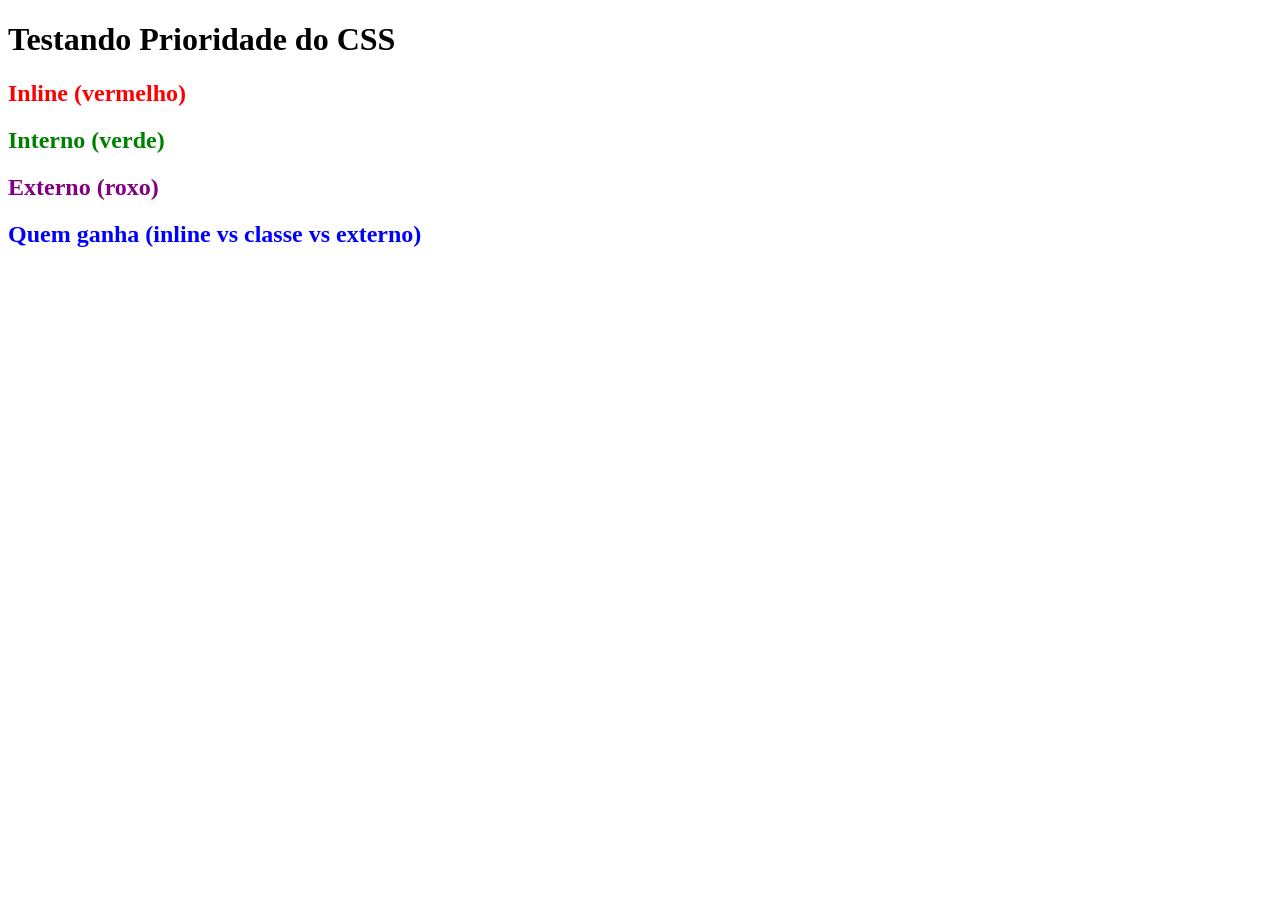
<file: Aula -CSS/aulaCSS.html>
<!DOCTYPE html>
<html lang="pt-BR">
<head>
    <meta charset="UTF-8">
    <meta name="viewport" content="width=device-width, initial-scale=1.0">
    <title>CSS na prática</title>
    <style>
    h2{
        COLOR:GREEN
    }
    .destaque {
        color:orange
    }
    </style>
    <link rel="stylesheet" href="style.css">
</head>
<body>
    <h1>Testando Prioridade do CSS</h1>

    <h2 style="color: red;">Inline (vermelho)</h2>

    <h2>Interno (verde)</h2>

    <h2 class="externo">Externo (roxo)</h2>

    <!--Conflito-->
    <h2 class="destaque">Quem ganha (inline vs classe vs externo)</h2>
</body>
</html>
</file>
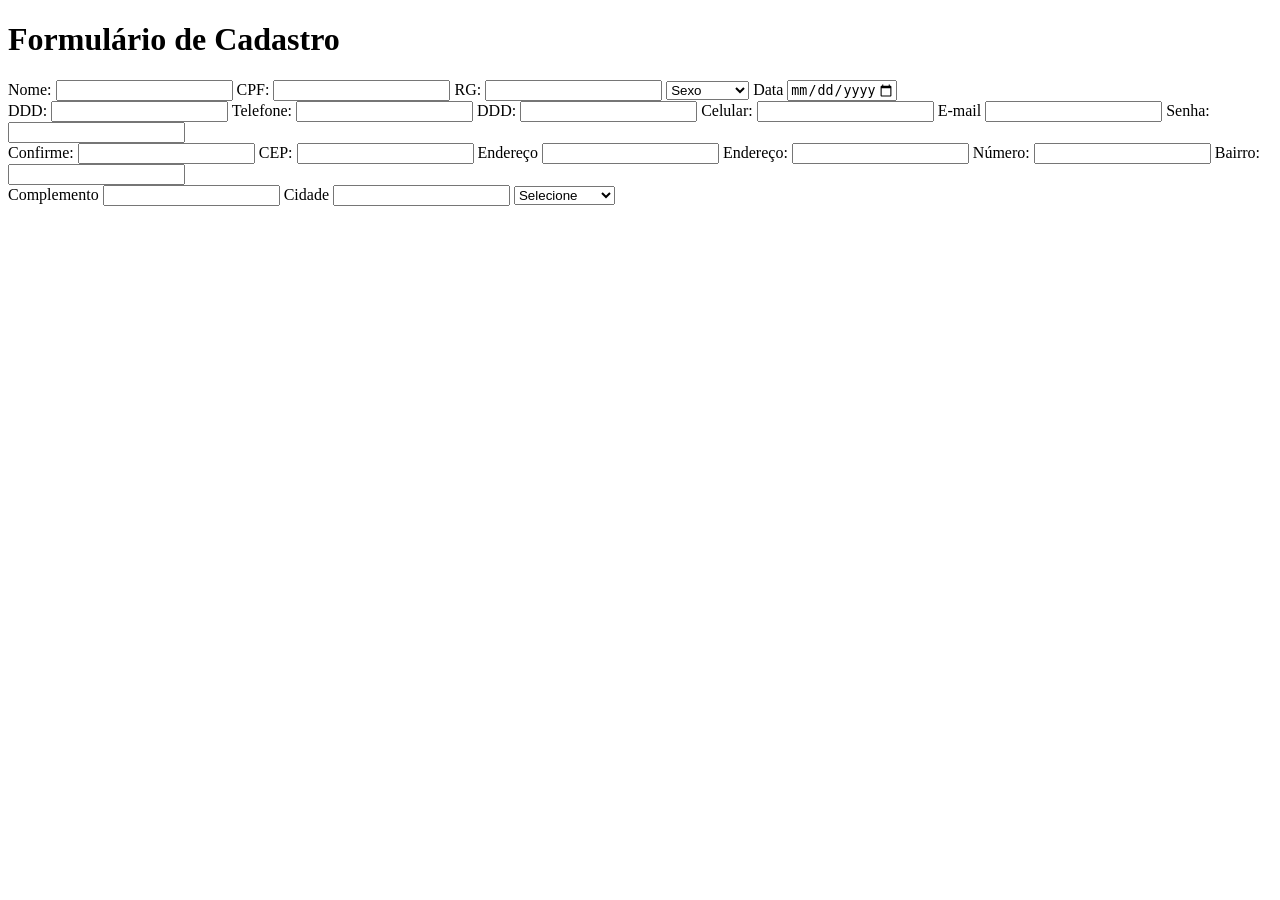
<file: Aula HTML/AtividadeFormulario.html>
<!DOCTYPE html>
<html lang="pt-BR">
<head>
    <meta charset="UTF-8">
    <meta name="viewport" content="width=device-width, initial-scale=1.0">
    <title>Document</title>
</head>
<body>
    <h1>Formulário de Cadastro</h1>
    <form action="receber-dados.html" name="POST">

        <label for="nome">Nome:</label>
        <input type="email" id="email" id="email" name="email">

     <label for="cpf">CPF:</label>
     <input type="cpf" id="cpf" name="cpf">

     <label for="rg">RG:</label>
     <input type="rg" id="rg" name="rg">

     <select name="sexo" id="">sexo
        <option value="">Sexo</option>
        <option value="">Masculino</option>
        <option value="">Feminino</option>
     </select>

     <label for="">Data</label>
     <input type="date" id="data" min="2008-01-01" max="2026-04-01">
<br>
     <label for="">DDD:</label>
     <input type="ddd">

     <label for="">Telefone:</label>
     <input type="Telefone">

     <label for="">DDD:</label>
     <input type="ddd">

     <label for="">Celular:</label>
     <input type="celular">

     <label for="">E-mail</label>
     <input type="email">

     <label for="">Senha:</label>
     <input type="senha">
<br>
     <label for="">Confirme:</label>
     <input type="confirme">

     <label for="">CEP:</label>
     <input type="cep">

     <label for="">Endereço</label>
     <input type="endereço">
     <label for="">Endereço:</label>
     <input type="endereço">

     <label for="">Número:</label>
     <input type="numero">

     <label for="">Bairro:</label>
     <input type="bairro">
<br>
     <label for="">Complemento</label>
     <input type="complemento">
     
     <label for="">Cidade</label>
     <input type="cidade">

     <select id="estado">
     <option value="">Selecione</option>
     <option value="">São paulo</option>
     <option value="">Acre</option>
     <option value="">Minas Gerais</option>
    </select>
</body>
</html>
</file>
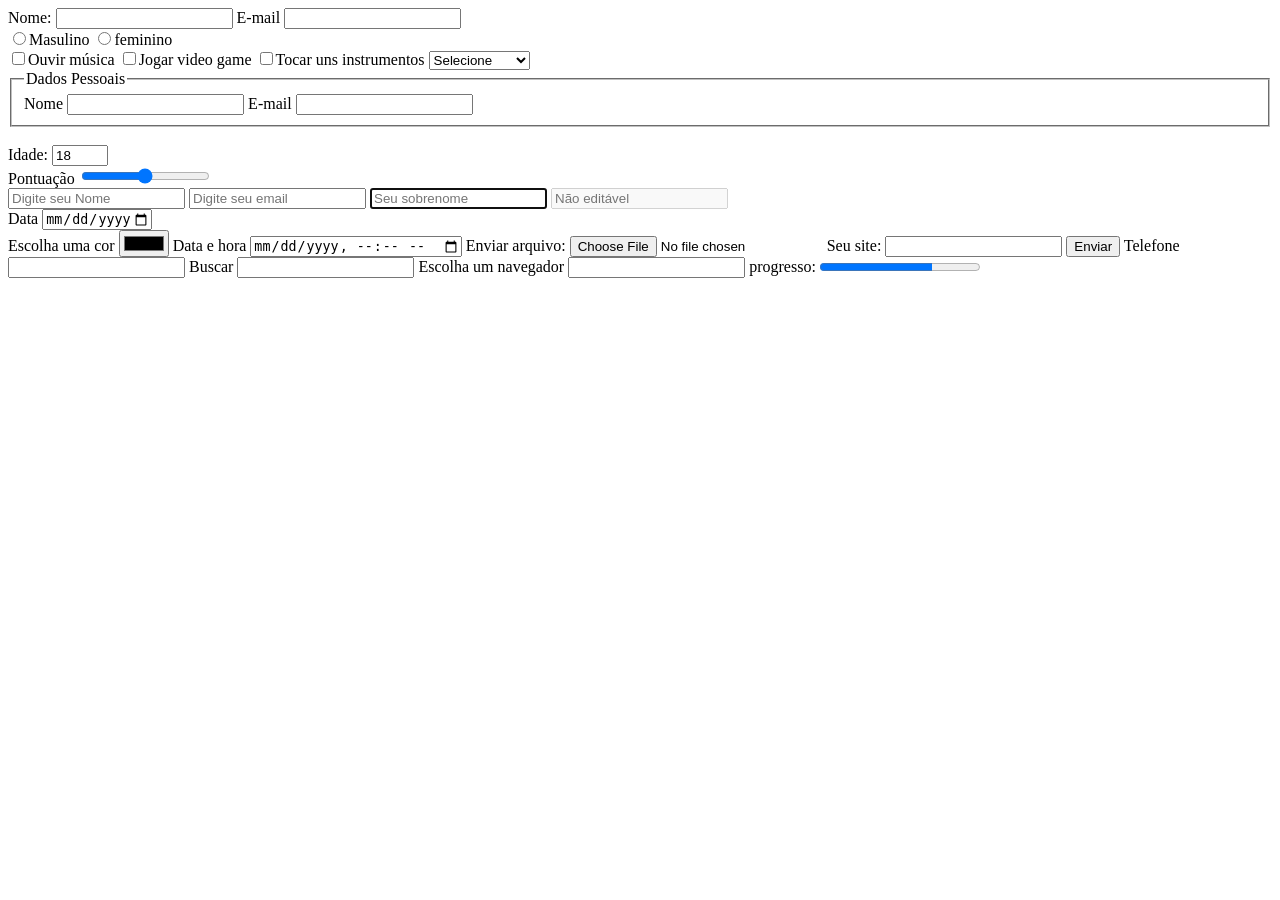
<file: Aula HTML/Formulario.html>
<!DOCTYPE html>
<html lang="pt-BR">
<head>
    <meta charset="UTF-8">
    <meta name="viewport" content="width=device-width, initial-scale=1.0">
    <title>Document</title>
</head>
<body>
    <form action="receber-dados.html" method="POST">
        <label for="nome">Nome:</label>
        <input type="text" id="nome" name="nome">

        <label for="email">E-mail</label>
        <input type="email" id="email" name="email">
<br>
        <input type="radio" name="sexo" value="masculino">Masulino
        <input type="radio" name="sexo" value="feminino">feminino
<br>
        <input type="checkbox" name="hobbies []">Ouvir música
        <input type="checkbox" name="hobbies []">Jogar video game
        <input type="checkbox" name="hobbies []">Tocar uns instrumentos

        <select id="estado">
            <option value="">Selecione</option>
            <option value="Acre">Acre</option>
            <option value="Acre">São Paulo</option>
            <option value="Acre">Minas Gerais</option>
        </select>
        <br>

        <fieldset>
            <legend>Dados Pessoais</legend>
            <label for="nome">Nome</label>
            <input type="text" id="nome">
            <label for="email">E-mail</label>
            <input type="email" id="email">
        </fieldset>
        <br>

        <label for="idade">Idade:</label>
        <input type="number" id="idade" name="idade" min="1" max="120" step="1" value="18">
<br>

     <label for="points">Pontuação</label>
     <input type="range" id="points" name="points" min="0" max="20">
<br>
     <input type="text" placeholder="Digite seu Nome">
     <input type="text" placeholder="Digite seu email" required>
     <input type="text" placeholder="Seu sobrenome" autofocus>
     <input type="text" placeholder="Não editável" disabled>
  <br>
  
      <label for="data">Data</label>
      <input type="date" id="data" name="data" min="1900-01-01" max="2020-12-31">
   <br>
      <label for="cor">Escolha uma cor</label>
      <input type="color">

      <label for="">Data e hora</label>
      <input type="datetime-local">

      <label for="">Enviar arquivo:</label>
      <input type="file" accept="image/*">

      <label for="">Seu site:</label>
      <input type="url">
      <button type="submit">Enviar</button>

      <label for="">Telefone</label>
      <input type="tel" pattern="[0-9]+" inputmode="numeric">

      <label for="">Buscar</label>
      <input type="search">

      <label for="">Escolha um navegador</label>
      <input type="navegadores">

      <datalist id="navegadores">
        <option value="chrome"></option>
        <option value="firebox"></option>
        <option value="edge"></option>
        <option value="safari"></option>
      </datalist>

      <label for="">progresso:</label>
      <progress value="70" max="100"></progress>
    </form>
</body>
</html>
</file>
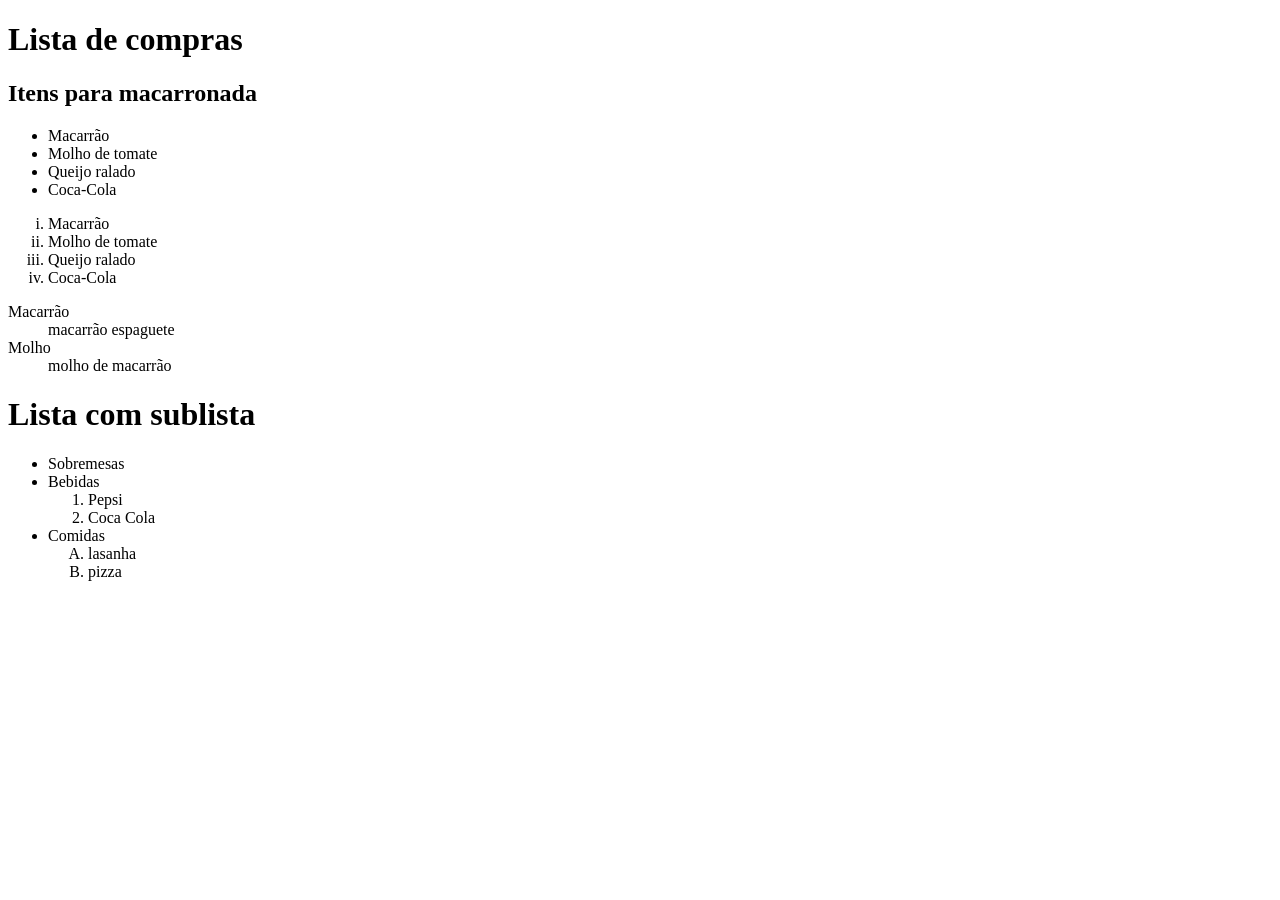
<file: Aula HTML/listas.html>
<!DOCTYPE html>
<html lang="en">
<head>
    <meta charset="UTF-8">
    <meta name="viewport" content="width=, initial-scale=1.0">
    <title>Document</title>
</head>
<body>
    <!--Não ordenada-->
    <h1>Lista de compras</h1>
    <h2>Itens para macarronada</h2>
    <ul>
        <li>Macarrão</li>
        <li>Molho de tomate</li>
        <li>Queijo ralado</li>
        <li>Coca-Cola</li>
    </ul>

         <ol type="i">
         <li>Macarrão</li>
        <li>Molho de tomate</li>
        <li>Queijo ralado</li>
        <li>Coca-Cola</li>
     </ol>
     <dl>
        <dt>Macarrão</dt>
        <dd>macarrão espaguete</dd>
        <dt>Molho</dt>
        <dd>molho de macarrão</dd>
     </dl>

     <h1>Lista com sublista</h1>
     <ul>
        <li>Sobremesas</li>
        <li>Bebidas
            <ol>
                <li>Pepsi</li>
                <li>Coca Cola</li>
            </ol>
        </li>
        <li>Comidas 
            <ol type="A">
            <li>lasanha</li>
            <li>pizza</li>
            </ol>
     </ul>
</body>
</html>
</file>
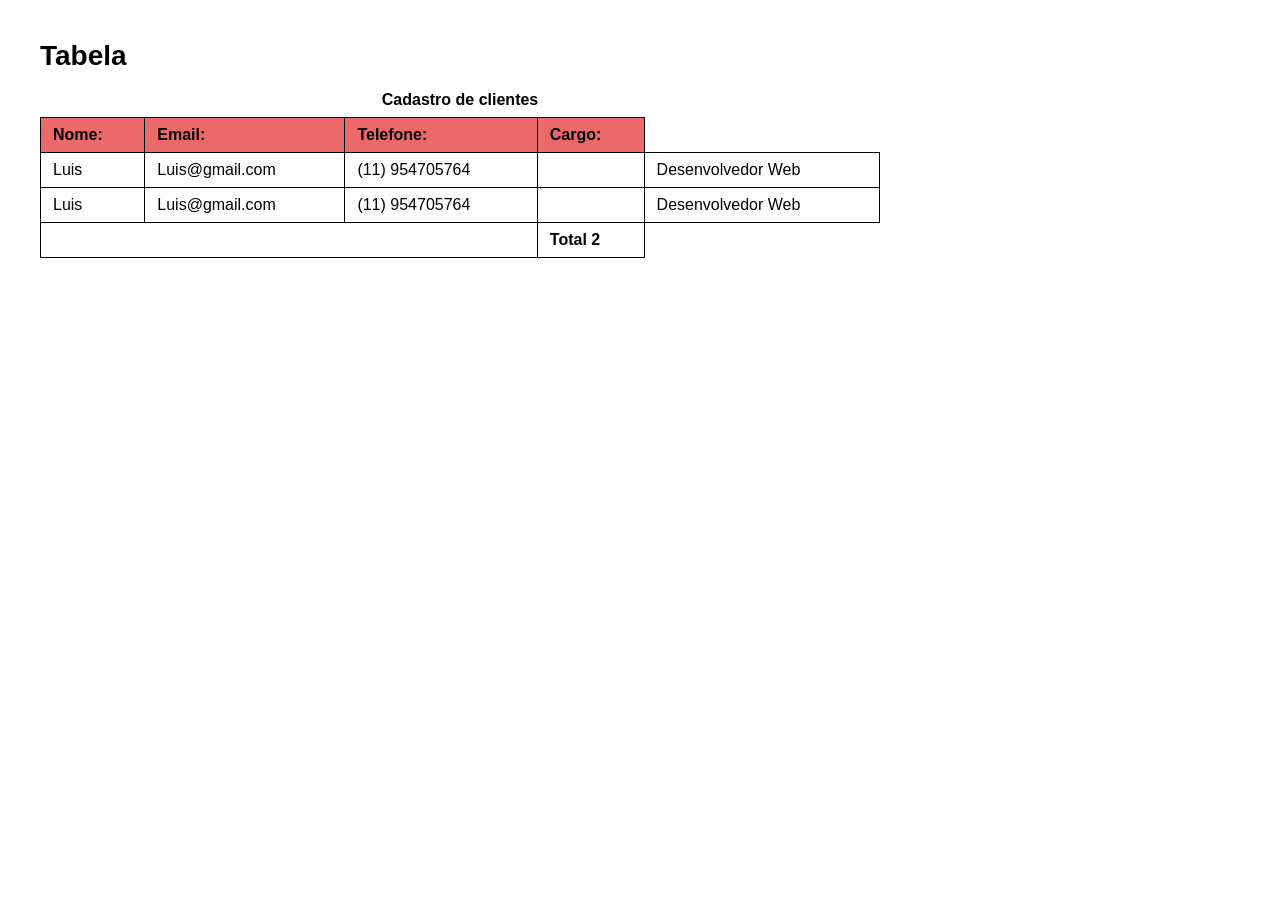
<file: Aula HTML/Tabela.html>
<!--
<table></table> define a tabela
<caption> legenda da tabela
<tr></tr>adiciona na tabela
<th></th>adiciona uma célula de cabeçalho texto negrito
<td></ adiciona uma célula de dado comum alinha a esquerda

<thead></thead> cabeçalho da tabela
<tbody></tbody> corpo da tabela
<tfoot></tfoot> rodapé da tabela

    -->
<!DOCTYPE html>
<html lang="pt-BR">
<head>
    <meta charset="UTF-8">
    <meta name="viewport" content="width=device-width, initial-scale=1.0">
    <title>Document</title>
    <style>
        /*Estilo da Tabela*/
        body {
            font-family: Arial, Helvetica, sans-serif;
            margin: 40px;
        }
        h1 {
            font-size: 28px;
        }
        table {
            border-collapse: collapse;
            width: 70%;
            margin-top: 10px;
        }
        caption {
            font-size: 16px;
            font-weight: bold;
            margin-bottom: 8px;
        }
        th,td {
            border: 1px solid #000;
            padding: 8px 12px;
            text-align: left;
        }
        th{
            background-color: #ec6969;
        }
        tfoot td {
            font-weight: bold;
        }
    </style>
</head>
<body>
    <h1>Tabela</h1>
    <table>
        <caption>Cadastro de clientes</caption>
        <thead>
            <tr>
                <th>Nome:</th>
                <th>Email:</th>
                <th>Telefone:</th>
                <th>Cargo:</th>
            </tr>
        </thead>
        <tbody>
            <tr>
                <td>Luis</td>
                <td>Luis@gmail.com</td>
                <td> (11) 954705764<td>
                <td>Desenvolvedor Web</td>
            </tr>
            <tr>
                <td>Luis</td>
                <td>Luis@gmail.com</td>
                <td> (11) 954705764<td>
                <td>Desenvolvedor Web</td>
            </tr>
        </tbody>
        <tfoot>
        <tr>
            <td colspan="3"></td>
            <td>Total 2</td>
        </tr>
       
        </tfoot>
    </table>
    
</body>
</html>
</file>
<file: Aula -CSS/desafio/style.css>
.box {
    width: 80px;
    height: 80px;
    border-radius: 5px;
    background-color: blue;
}

.container {
    display: flex;
    flex-wrap: wrap;
    gap: 10px;
}
</file>
<file: Aula -CSS/desafio/flex/style.css>
.container {
    background-color: cadetblue;
    width: 1000px;
    height: 1000px;
    display: flex;
    flex-direction: column;
    /*justify content altera os elementod ns horizontal,
    porém se eu alterar o flex direction para column 
    ele alterará os elementos na vertical*/
    /* flex-direction: column; */
    /* justify-content: space-between; */
    align-items: flex-start;
    justify-content: flex-end;
}

.box {
    background-color: darkorange;
    width: 100px;
    height: 100px;
    border: 1px solid black;
}
</file>
<file: Aula -CSS/aula1.css>
* {
    margin: 0;
    padding: 0;
    box-sizing: border-box;
}

.pagina {
    max-width: 900px;
    margin: 0 auto;
    padding: 40px 20px;
}

.titulo-aula {
    background-color: #1a252f;
    color: white;
    padding: 30px 40px;
    margin-bottom: 40px;
    border-left: 8px solid #e74c3c;
    border-radius: 4px;
}

.titulo-aula h1 {
    font-size: 2rem;
    letter-spacing: 2px;
}

.titulo-aula p {
    margin-top: 8px;
    color: #aaa;
}

.conceito {
    background-color: white;
    border-radius: 10px;
    padding: 30px;
    margin-bottom: 35px;
    border-top: 4px solid #e74c3c;
    box-shadow: 0 2px 8px rgba (0, 0, 0, 0.1);
}

.conceito h2 {
    font-size: 1.4rem;
    color: #2c3e50;
    margin-bottom: 6px;
}

.subtitulo {
    color: #888;
    font-size: 0.9px;
    margin-bottom: 20px;
    padding-bottom: 15px;
    border-bottom: 1px solid #eee;
}

.codigo {
    background-color: #2c3e50;
    color: #ecf0f1;
    padding: 16px 20px;
    border-radius: 6px;
    font-family: "Courier New", monospace;
    font-size: 0.88rem;
    margin: 12px 0;
    line-height: 2;
}

.codigo .prop {
    color: #f1c40f;
}
.codigo .val {
    color: #2ecc71;
}
.codigo .comment {
    color: #7f8c8d;
}
.codigo .sel {
    color: #e74c3c;
}
.codigo .sel-b {
    color: #3498db;
}

.dica {
    background-color: #eafaf1;
    border-left: 4px solid #27ae60;
    padding: 12px 16px;
    margin: 12px 0;
    font-size: 0.88rem;
    border-radius: 0 6px 0;
}

.alerta {
    background-color: #fef9e7;
    padding: 12px 16px;
    margin: 12px o;
    font-size: 0.88rem;
    border-radius: 0 6px 0;
}

.demo p {
    background-color: #eafaf1;
    padding: 8px;
    margin: 12px 0;
    font-size: 0.88rem;
    border-radius: 0 6px 0;
    line-height: 2;
}
.demo {
    border: 2px dashed #000;
    padding: 15px;
}

.variacao h4 {
    font-size: 0.85rem;
    color: #555;
    margin-bottom: 8px;
    padding: 4px 10px;
    background: #f0f2f5;
    border-radius: 4px;
    display: inline-block;
}

.demo {
    background-color: #f8f9fa;
    border: 2px dashed #ddd;
    border-radius: 6px;
    padding: 20px;
    margin: 14px 0;
}

.demo-seletor-tag p {
    background-color: #d5f5e3;
    padding: 8px 12px;
    margin-bottom: 6px;
    border-radius: 4px;
}

.destaque-aula {
    background-color: #fdebd0;
    padding: 8px 12px;
    border-radius: 4px;
    font-weight: bold;
    margin-bottom: 6px;
}

#unico-demo {
    background-color: #d6eaf8;
    padding: 8px 12px;
    border-radius: 4px;
    margin-bottom: 6px;
}

.container-desc strong {
    color: #e74c3c;
    font-size: 1.1rem;
}

.demo-atributo input[type="text"] {
    border: 3px solid #27ae60;
    padding: 6px 10px;
    border-radius: 4px;
    margin-right: 10px;
}

.demo-atributo input[type="email"] {
    border: 3px solid #e74c3c;
    padding: 6px 10px;
    border-radius: 4px;
}

.caixa-spec {
    padding: 12px 16px;
    border-radius: 4px;
    margin-bottom: 8px;
    color: white;
    font-weight: bold;
}

.spec-tag {
    background-color: #95a5a6;
}

.spec-classe {
    background-color: #3498db;
}

.spec-id {
    background-color: #e74c3c;
}

,spec-inline {
    background-color: #27ae60
}

.grade-cores {
    display: flex;
    gap: 10px;
    margin: 12px 0;
    flex-wrap: wrap;
    justify-content: space-between;
}

.amostra-cor {
    min-width: 120px;
    height: 70px;
    border-radius: 6px;
    display: flex;
    align-items: flex-end;
    padding: 8px;
}

.amostra-cor span {
    font-size: 0.72rem;
    font-weight: bold;
    background: rgba(0, 0, 0, 0.35);
    color: white;
    padding: 2px 6px;
    border-radius: 3px;
}

.cor-nome {
    background-color: tomato;
}
.cor-hex3 {
    background-color: #e74;
}

.cor-hex6 {
    background-color: #e74c3c;
}

.cor-rgb {
    background-color: rgb(231, 76, 60);
}

.cor-rgba50 {
    background-color: rgb(231, 76, 60, 0.5)
}

.cor-rgba20 {
    background-color: rgb(231, 76, 60, 0.2) ;
}
</file>
<file: Aula -CSS/style.css>
h2.externo {
    color: purple;
}

.destaque {
    color: blue;
}
</file>
